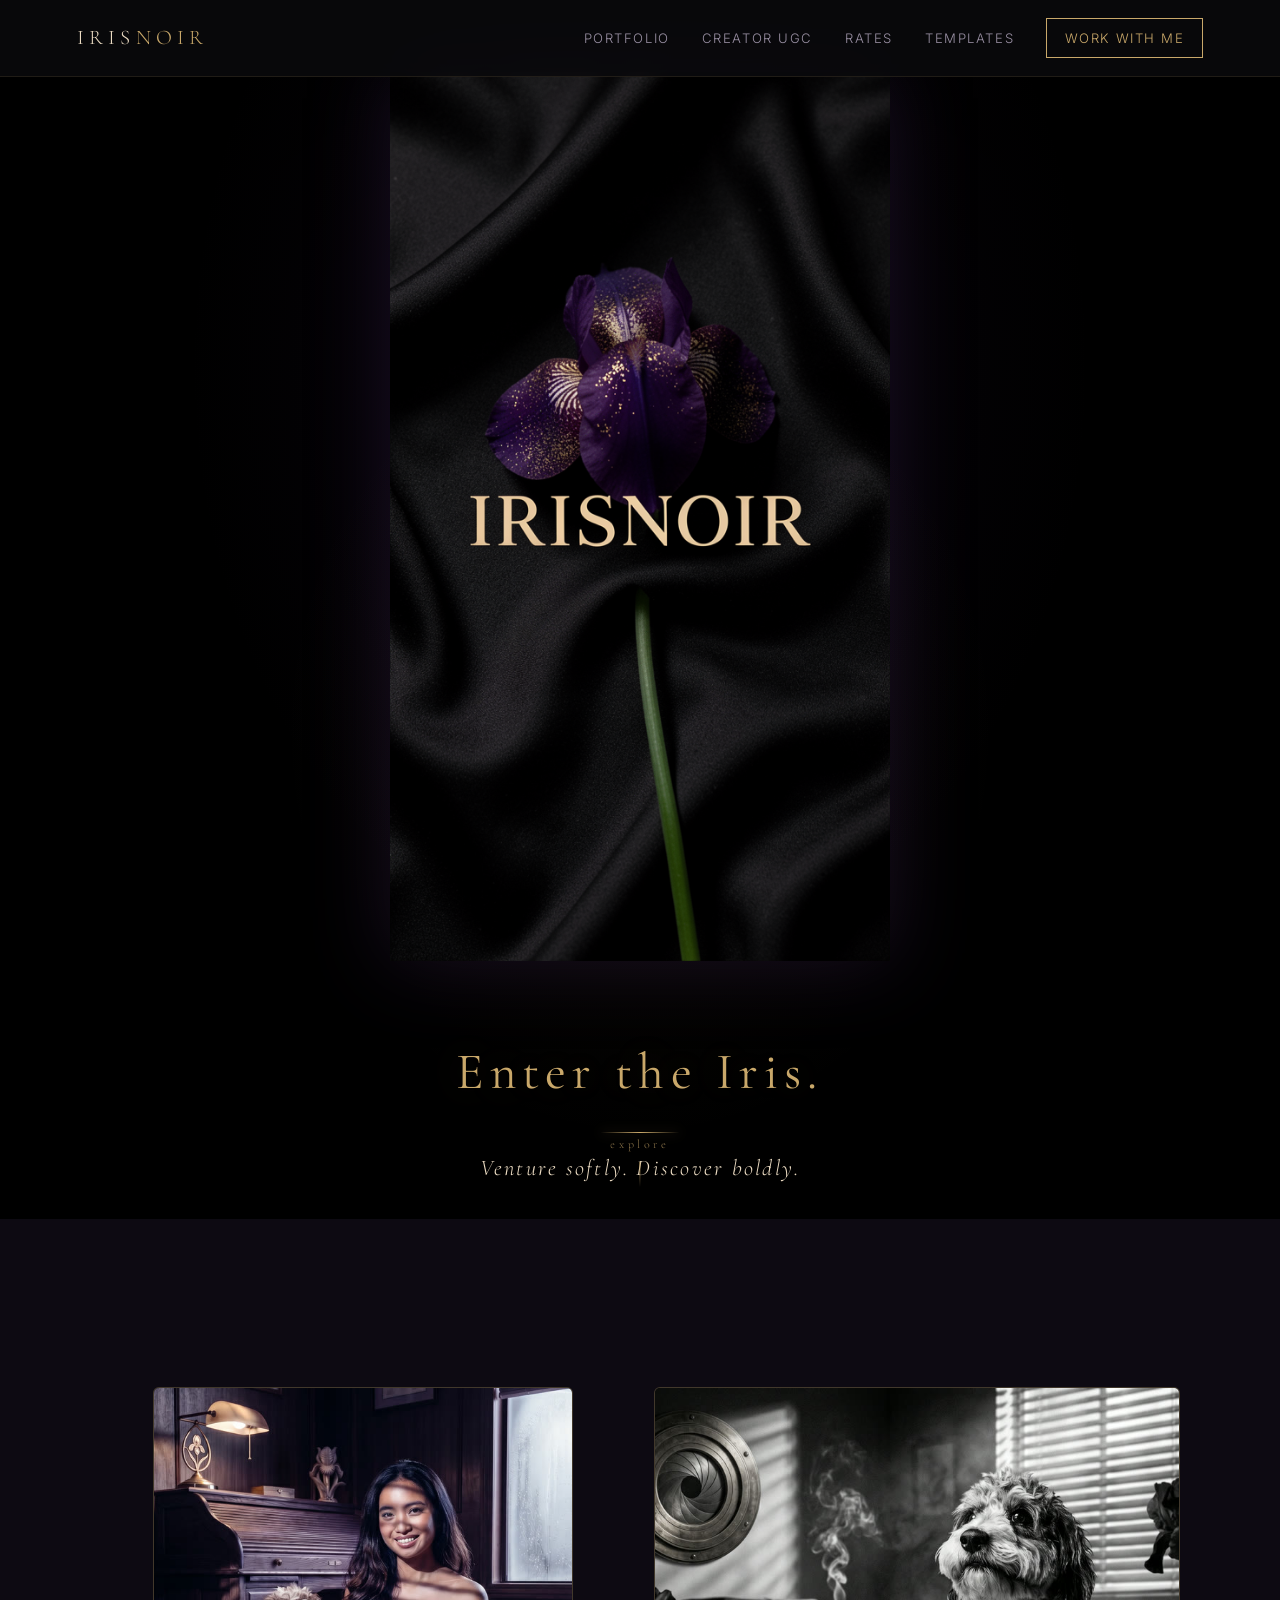
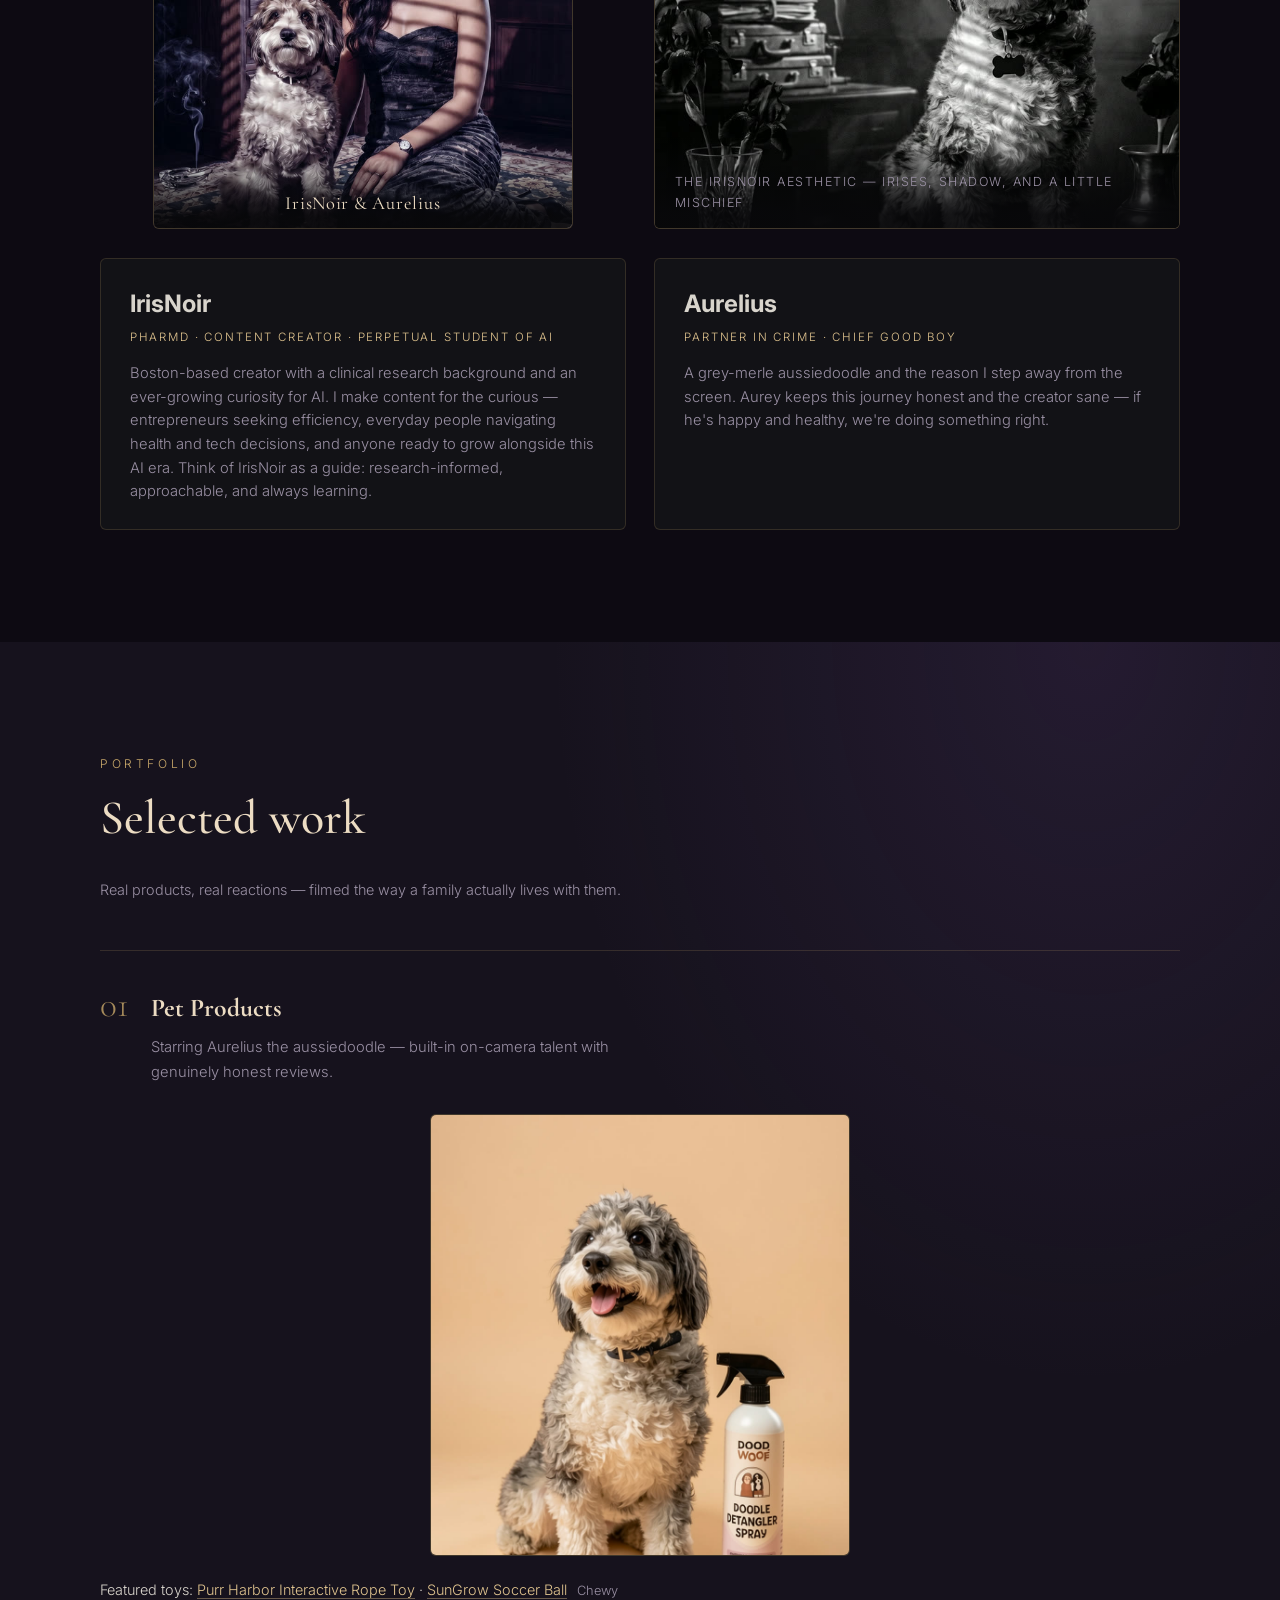
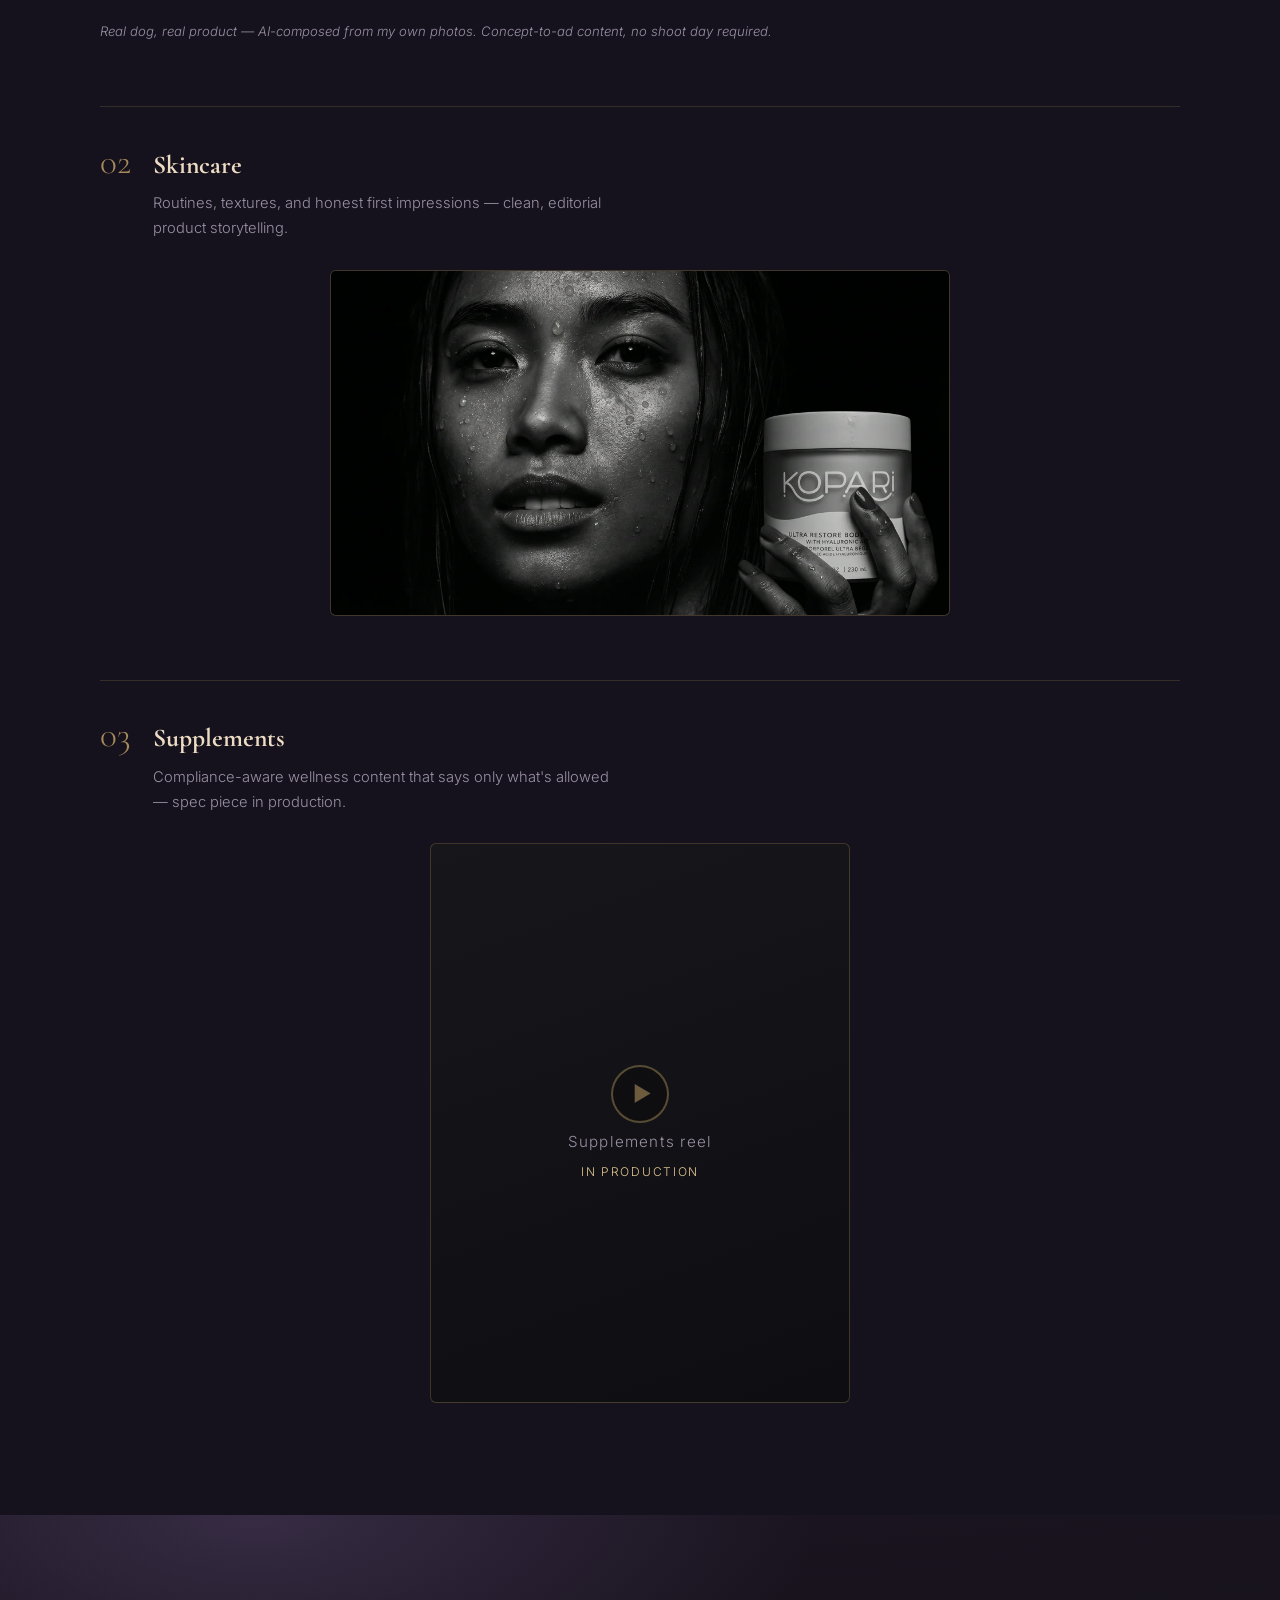
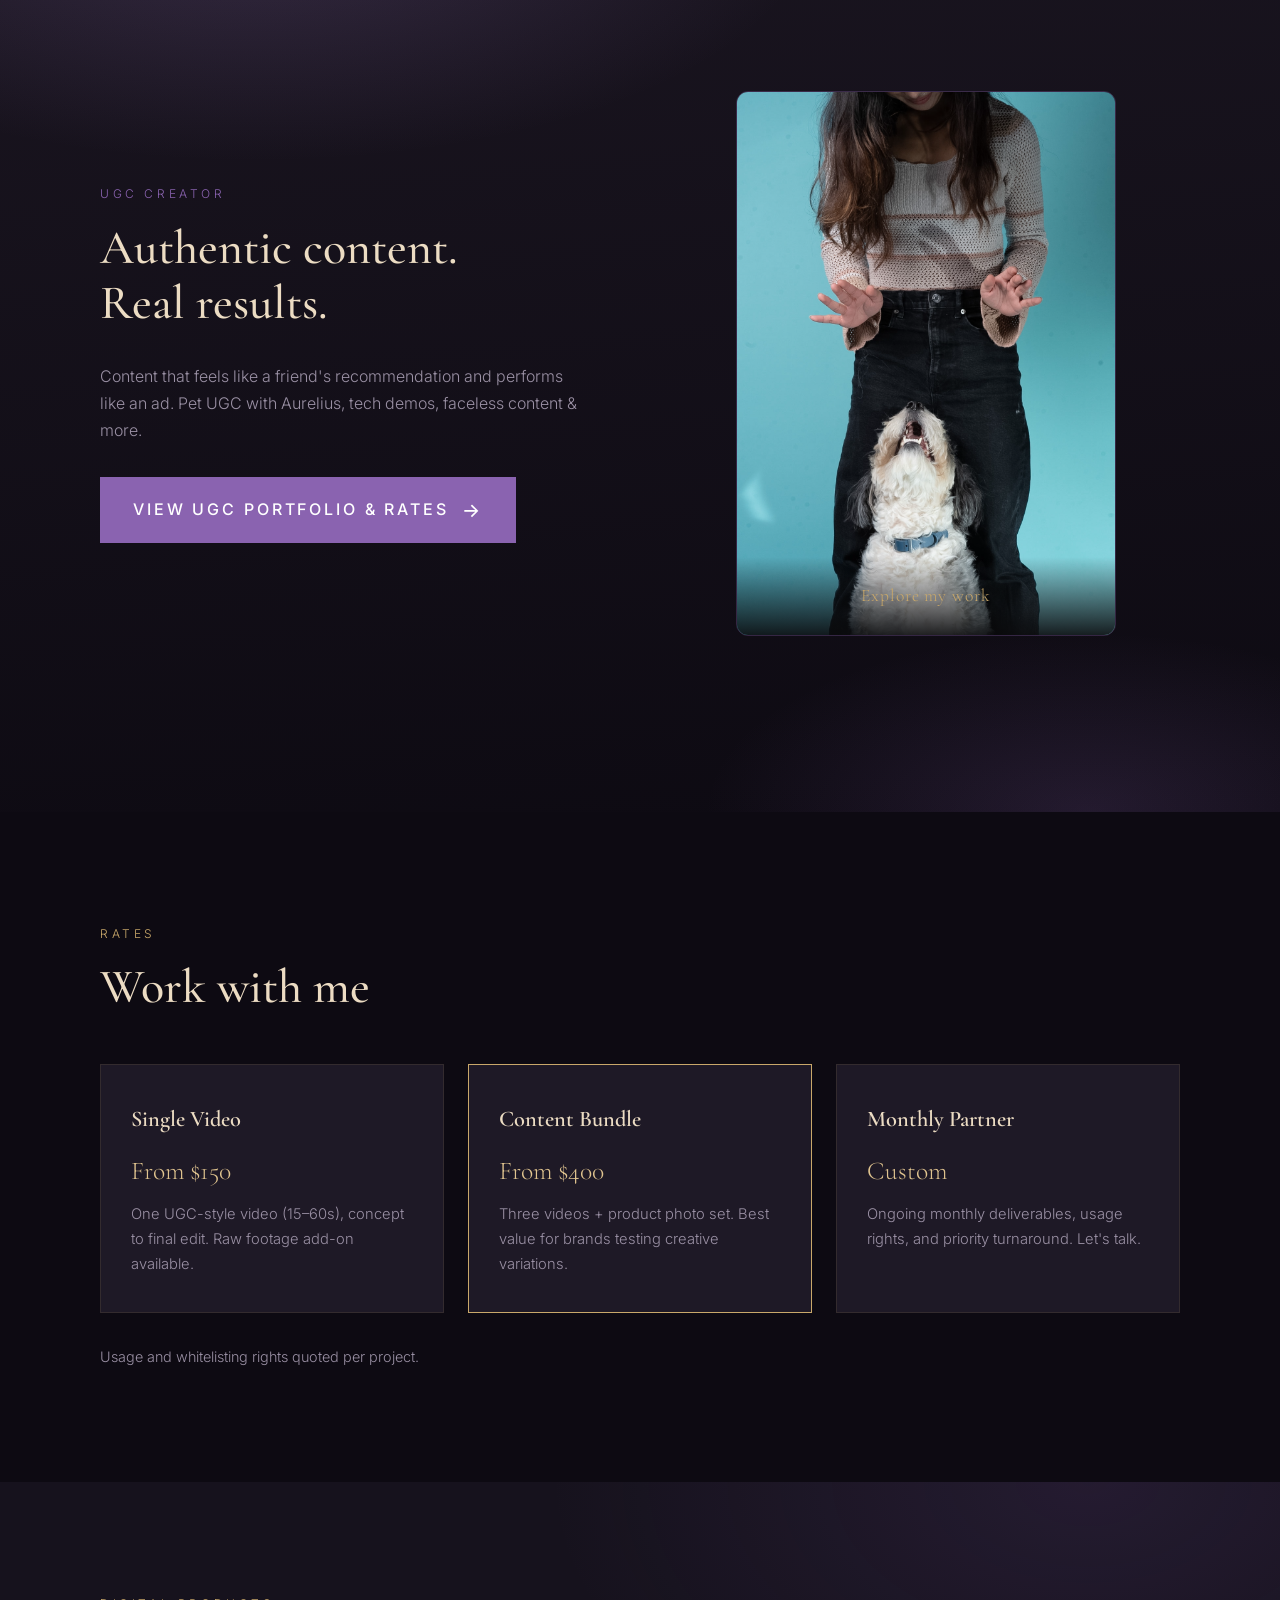
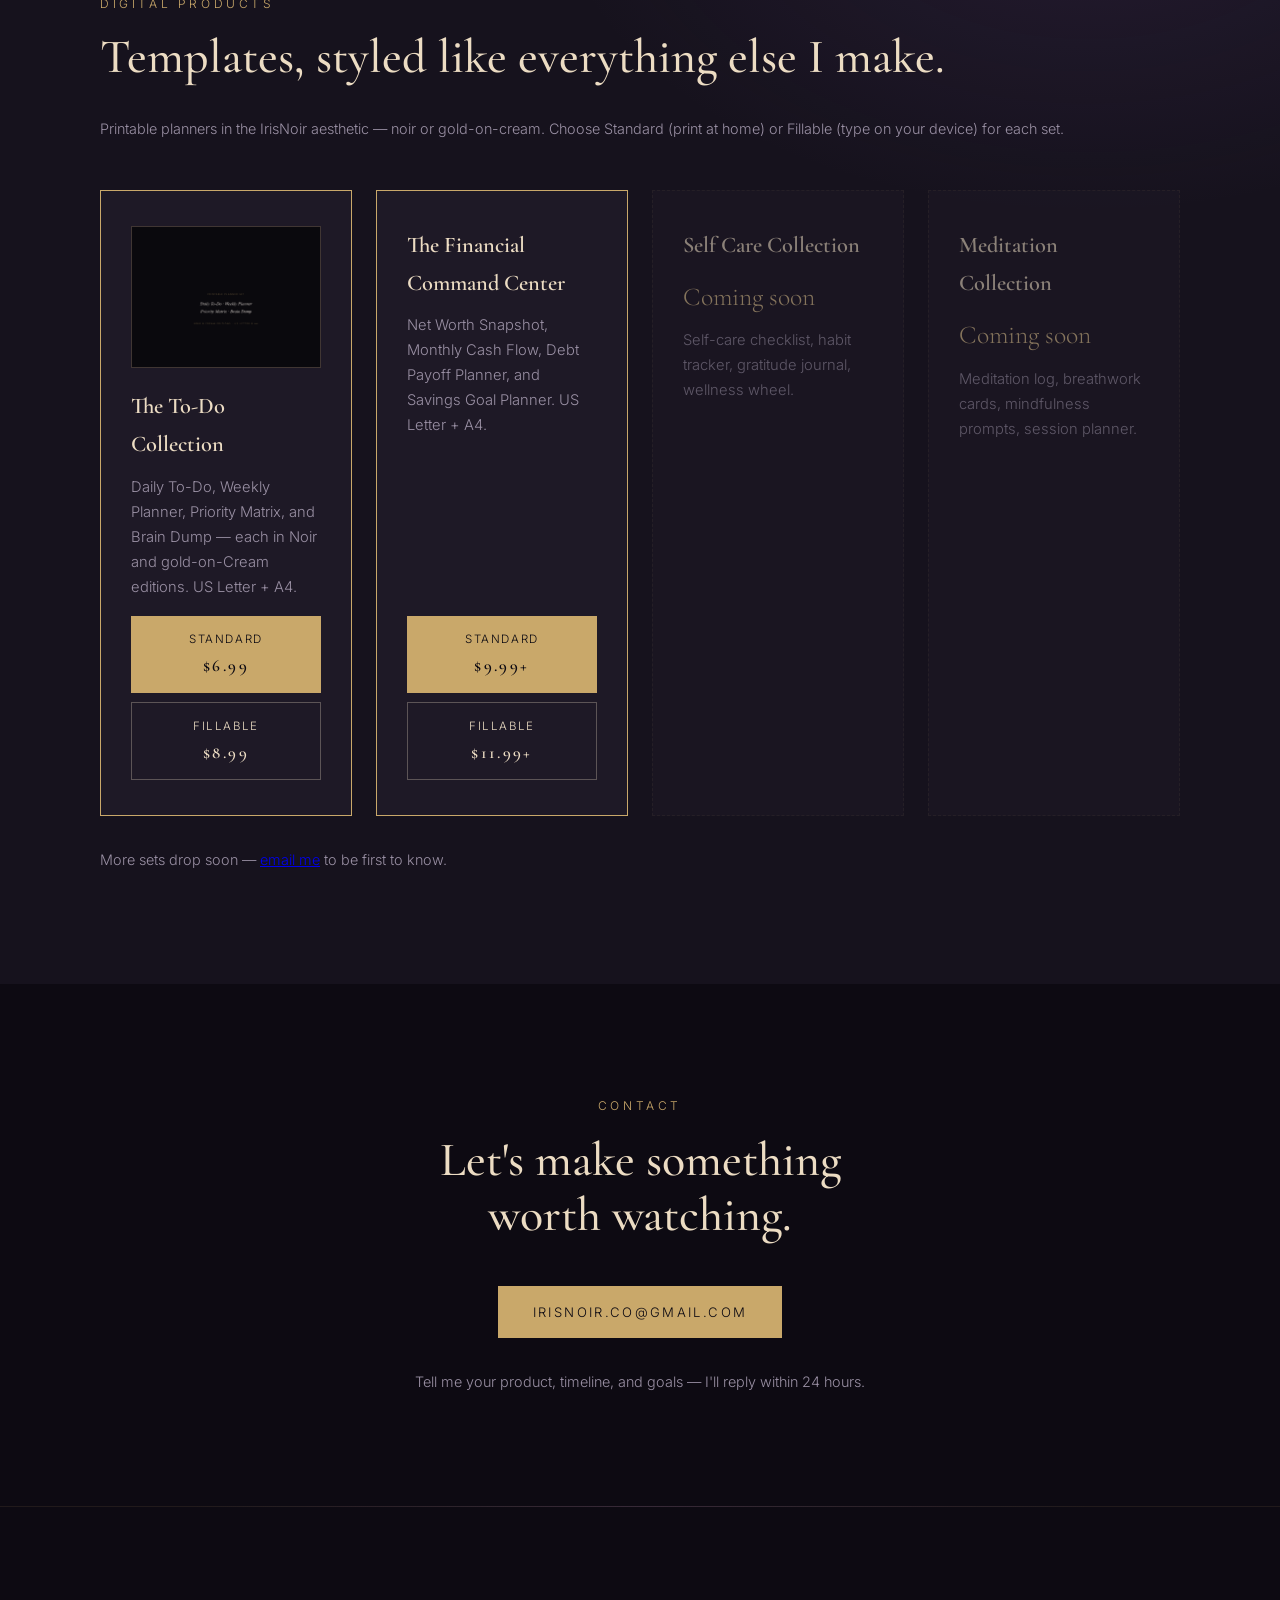
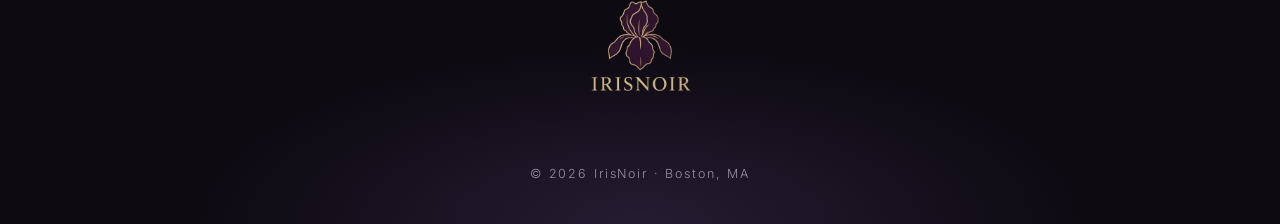
<file: index.html>
<!DOCTYPE html>
<html lang="en">
<head>
<meta charset="UTF-8">
<meta name="viewport" content="width=device-width, initial-scale=1.0">
<title>IrisNoir — Enter the Iris | AI-Assisted Wellness & Tech Content</title>
<meta name="description" content="IrisNoir — where research meets the everyday. AI-assisted content on wellness, emerging technology, and balanced living. Created by a PharmD with clinical research experience, for the curious. Boston-based.">
<link rel="preconnect" href="https://fonts.googleapis.com">
<link rel="preconnect" href="https://fonts.gstatic.com" crossorigin>
<link href="https://fonts.googleapis.com/css2?family=Cormorant+Garamond:wght@400;500;600&family=Inter:wght@300;400;500;600&display=swap" rel="stylesheet">
<link rel="stylesheet" href="style.css">
</head>
<body>

<nav class="nav">
  <a href="#top" class="nav-logo">IRIS<span>NOIR</span></a>
  <div class="nav-links">
    <a href="#portfolio">Portfolio</a>
    <a href="#ugc-creator">Creator UGC</a>
    <a href="#rates">Rates</a>
    <a href="#store">Templates</a>
    <a href="#contact" class="nav-cta">Work With Me</a>
  </div>
</nav>

<header class="hero-landing" id="top">
  <img 
    src="assets/irisnoir-brand-concept.png" 
    alt="IrisNoir — Purple iris with gold dust on black silk" 
    class="hero-brand"
  >
  <div class="hero-content">
    <h1 class="hero-title">Enter the Iris.</h1>
    <div class="hero-divider"></div>
    <p class="hero-subtitle">Venture softly. Discover boldly.</p>
  </div>
  <a href="#about" class="scroll-hint" aria-label="Scroll to explore">
    <span>explore</span>
    <div class="scroll-arrow"></div>
  </a>
</header>

<section class="section" id="about">
  <div class="container bio">
    <button type="button" class="bio-portrait gallery-hero" data-gallery="bio" aria-label="Play the IrisNoir & Aurelius moment">
      <img src="assets/about/irisnoir-aurey-noir.jpg" alt="IrisNoir and Aurelius in a noir-styled study with irises" loading="lazy">
      <span class="gallery-hero-overlay">
        <span class="gallery-hero-icon" aria-hidden="true">&#9654;</span>
        <span class="gallery-hero-label">Play the moment</span>
      </span>
      <figcaption>IrisNoir &amp; Aurelius</figcaption>
    </button>
    <figure class="bio-portrait bio-portrait-accent">
      <img src="assets/about/aurey-noir.jpg" alt="Aurelius posed in a noir detective study with irises and a camera-aperture emblem" loading="lazy">
      <figcaption>The IrisNoir aesthetic — irises, shadow, and a little mischief</figcaption>
    </figure>
    <div class="bio-card">
      <h3>IrisNoir</h3>
      <p class="bio-role">PharmD &middot; Content Creator &middot; Perpetual Student of AI</p>
      <p>Boston-based creator with a clinical research background and an ever-growing curiosity for AI. I make content for the curious — entrepreneurs seeking efficiency, everyday people navigating health and tech decisions, and anyone ready to grow alongside this AI era. Think of IrisNoir as a guide: research-informed, approachable, and always learning.</p>
    </div>
    <div class="bio-card">
      <h3>Aurelius</h3>
      <p class="bio-role">Partner in Crime &middot; Chief Good Boy</p>
      <p>A grey-merle aussiedoodle and the reason I step away from the screen. Aurey keeps this journey honest and the creator sane — if he's happy and healthy, we're doing something right.</p>
    </div>
  </div>
</section>

<section class="section section-dark" id="portfolio">
  <div class="container">
    <p class="eyebrow">Portfolio</p>
    <h2>Selected work</h2>
    <p class="section-note">Real products, real reactions — filmed the way a family actually lives with them.</p>

    <div class="showcase">

      <div class="showcase-row">
        <div class="showcase-head">
          <span class="showcase-num">01</span>
          <div>
            <h3>Pet Products</h3>
            <p>Starring Aurelius the aussiedoodle — built-in on-camera talent with genuinely honest reviews.</p>
          </div>
        </div>
        <div class="showcase-media">
          <button type="button" class="gallery-hero" data-gallery="aurey" aria-label="Open Aurelius gallery — video and photo">
            <img src="assets/portfolio/aurey-doodwoof-ai.jpg" alt="Aurelius posed beside the Doodle Detangler Spray bottle by Dood Woof" loading="lazy">
            <span class="gallery-hero-overlay">
              <span class="gallery-hero-icon" aria-hidden="true">&#9654;</span>
              <span class="gallery-hero-label">View Aurey's reel</span>
              <span class="gallery-hero-count">Videos &amp; photos</span>
            </span>
          </button>
        </div>
        <p class="showcase-shop">Featured toys: <a href="https://www.chewy.com/purr-harbor-smart-interactive-rope/dp/4469534" target="_blank" rel="noopener">Purr Harbor Interactive Rope Toy</a> &middot; <a href="https://www.chewy.com/sungrow-soccer-ball-dog-cat-toy/dp/753862" target="_blank" rel="noopener">SunGrow Soccer Ball</a> <span class="shop-price">Chewy</span></p>
        <p class="showcase-note">Real dog, real product — AI-composed from my own photos. Concept-to-ad content, no shoot day required.</p>
      </div>

      <div class="showcase-row">
        <div class="showcase-head">
          <span class="showcase-num">02</span>
          <div>
            <h3>Skincare</h3>
            <p>Routines, textures, and honest first impressions — clean, editorial product storytelling.</p>
          </div>
        </div>
        <div class="showcase-media">
          <button type="button" class="gallery-hero gallery-hero-wide" data-gallery="skincare" aria-label="Open skincare gallery">
            <img src="assets/portfolio/skincare-kopari-ai.jpg" alt="Kopari Ultra Restore body cream in a noir editorial still" loading="lazy">
            <span class="gallery-hero-overlay">
              <span class="gallery-hero-icon" aria-hidden="true">&#9654;</span>
              <span class="gallery-hero-label">View skincare still</span>
              <span class="gallery-hero-count">AI-generated</span>
            </span>
          </button>
        </div>
      </div>

      <div class="showcase-row">
        <div class="showcase-head">
          <span class="showcase-num">03</span>
          <div>
            <h3>Supplements</h3>
            <p>Compliance-aware wellness content that says only what's allowed — spec piece in production.</p>
          </div>
        </div>
        <div class="showcase-media">
          <div class="gallery-hero gallery-hero-soon" aria-label="Supplements gallery — in production">
            <span class="gallery-hero-overlay">
              <span class="gallery-hero-icon" aria-hidden="true">&#9654;</span>
              <span class="gallery-hero-label">Supplements reel</span>
              <span class="gallery-hero-count">In production</span>
            </span>
          </div>
        </div>
      </div>

    </div>
  </div>
</section>

<section class="section section-ugc" id="ugc-creator">
  <div class="container ugc-link-section">
    <div class="ugc-link-content">
      <p class="eyebrow">UGC Creator</p>
      <h2>Authentic content.<br>Real results.</h2>
      <p class="section-note">Content that feels like a friend's recommendation and performs like an ad. Pet UGC with Aurelius, tech demos, faceless content & more.</p>
      <a href="ugc-portfolio.html" class="btn btn-iris ugc-link-btn">
        <span>View UGC Portfolio & Rates</span>
        <span class="ugc-link-arrow">→</span>
      </a>
    </div>
    <div class="ugc-link-preview">
      <a href="ugc-portfolio.html" class="ugc-preview-card">
        <img src="assets/ugc/pet-ugc-hero.png" alt="Pet UGC with Aurelius the aussiedoodle" loading="lazy">
        <div class="ugc-preview-overlay">
          <span class="ugc-preview-label">Explore my work</span>
        </div>
      </a>
    </div>
  </div>
</section>

<section class="section" id="rates">
  <div class="container">
    <p class="eyebrow">Rates</p>
    <h2>Work with me</h2>
    <div class="cards">
      <div class="card">
        <h3>Single Video</h3>
        <p class="price">From $150</p>
        <p>One UGC-style video (15–60s), concept to final edit. Raw footage add-on available.</p>
      </div>
      <div class="card card-featured">
        <h3>Content Bundle</h3>
        <p class="price">From $400</p>
        <p>Three videos + product photo set. Best value for brands testing creative variations.</p>
      </div>
      <div class="card">
        <h3>Monthly Partner</h3>
        <p class="price">Custom</p>
        <p>Ongoing monthly deliverables, usage rights, and priority turnaround. Let's talk.</p>
      </div>
    </div>
    <p class="section-note">Usage and whitelisting rights quoted per project.</p>
  </div>
</section>

<section class="section section-dark" id="store">
  <div class="container">
    <p class="eyebrow">Digital Products</p>
    <h2>Templates, styled like everything else I make.</h2>
    <p class="section-note">Printable planners in the IrisNoir aesthetic — noir or gold-on-cream. Choose Standard (print at home) or Fillable (type on your device) for each set.</p>
    <div class="cards products-grid">
      <div class="card card-featured product-card">
        <img class="product-thumb" src="assets/products/todo-collection-cover.png" alt="The To-Do Collection — noir and cream planner sheets" loading="lazy">
        <h3>The To-Do Collection</h3>
        <p>Daily To-Do, Weekly Planner, Priority Matrix, and Brain Dump — each in Noir and gold-on-Cream editions. US Letter + A4.</p>
        <div class="format-picker">
          <a href="https://irisnoir1.gumroad.com/l/todo-collection" class="btn btn-gold format-btn" target="_blank" rel="noopener">
            <span class="format-label">Standard</span><span class="format-price">$6.99</span>
          </a>
          <a href="https://irisnoir1.gumroad.com/l/to-do-collection-fillable" class="btn btn-ghost format-btn" target="_blank" rel="noopener">
            <span class="format-label">Fillable</span><span class="format-price">$8.99</span>
          </a>
        </div>
      </div>
      <div class="card card-featured product-card">
        <h3>The Financial Command Center</h3>
        <p>Net Worth Snapshot, Monthly Cash Flow, Debt Payoff Planner, and Savings Goal Planner. US Letter + A4.</p>
        <div class="format-picker">
          <a href="https://irisnoir1.gumroad.com/l/finance-command-center" class="btn btn-gold format-btn" target="_blank" rel="noopener">
            <span class="format-label">Standard</span><span class="format-price">$9.99+</span>
          </a>
          <a href="https://irisnoir1.gumroad.com/l/finance-command-center-fillable" class="btn btn-ghost format-btn" target="_blank" rel="noopener">
            <span class="format-label">Fillable</span><span class="format-price">$11.99+</span>
          </a>
        </div>
      </div>
      <div class="card product-card product-card-soon">
        <h3>Self Care Collection</h3>
        <p class="price">Coming soon</p>
        <p>Self-care checklist, habit tracker, gratitude journal, wellness wheel.</p>
      </div>
      <div class="card product-card product-card-soon">
        <h3>Meditation Collection</h3>
        <p class="price">Coming soon</p>
        <p>Meditation log, breathwork cards, mindfulness prompts, session planner.</p>
      </div>
    </div>
    <p class="section-note">More sets drop soon — <a href="mailto:irisnoir.co@gmail.com?subject=Notify%20me%20—%20new%20templates">email me</a> to be first to know.</p>
  </div>
</section>

<section class="section" id="contact">
  <div class="container contact">
    <p class="eyebrow">Contact</p>
    <h2>Let's make something<br>worth watching.</h2>
    <a class="contact-email btn btn-gold" href="mailto:irisnoir.co@gmail.com?subject=AI%20Content%20Inquiry%20%E2%80%94%20%5BYour%20Brand%20Name%5D&body=Hi!%0A%0AI%E2%80%99m%20interested%20in%20working%20with%20IrisNoir%20for%20AI-generated%20content.%0A%0A%E2%80%94%E2%80%94%E2%80%94%E2%80%94%E2%80%94%E2%80%94%E2%80%94%E2%80%94%E2%80%94%E2%80%94%E2%80%94%E2%80%94%E2%80%94%E2%80%94%E2%80%94%0APLEASE%20FILL%20OUT%3A%0A%0ABrand%20Name%3A%20%0AProject%20Type%3A%20%5BProduct%20Visuals%20%2F%20Video%20Content%20%2F%20Social%20Media%20%2F%20Other%5D%0AProduct(s)%3A%20%0AProduct%20Link%3A%20%0AStyle%20References%20(if%20any)%3A%20%0ADeadline%3A%20%0ABudget%20Range%3A%20%0A%0AAdditional%20Notes%3A%0A%0A%E2%80%94%E2%80%94%E2%80%94%E2%80%94%E2%80%94%E2%80%94%E2%80%94%E2%80%94%E2%80%94%E2%80%94%E2%80%94%E2%80%94%E2%80%94%E2%80%94%E2%80%94%0A%0ALooking%20forward%20to%20working%20together!">irisnoir.co@gmail.com</a>
    <p class="section-note">Tell me your product, timeline, and goals — I'll reply within 24 hours.</p>
  </div>
</section>

<footer class="footer">
  <img class="footer-logo" src="assets/irisnoir-logo-transparent.png" alt="IrisNoir — iris flower logo" width="1024" height="1024" loading="lazy">
  <p>© 2026 IrisNoir · Boston, MA</p>
</footer>

<div class="lightbox" id="lightbox" role="dialog" aria-modal="true" aria-label="Aurelius gallery" hidden>
  <button type="button" class="lightbox-close" aria-label="Close gallery">&times;</button>
  <div class="lightbox-stage" id="lightbox-stage"></div>
  <p class="lightbox-caption" id="lightbox-caption"></p>
  <div class="lightbox-thumbs" id="lightbox-thumbs"></div>
</div>

<script id="gallery-bio" type="application/json">
[
  {"type":"video","src":"assets/about/irisnoir-aurey-bio.mp4","poster":"assets/about/irisnoir-aurey-noir.jpg","caption":"IrisNoir &amp; Aurelius — a quiet moment","tag":"AI-generated"}
]
</script>

<script id="gallery-aurey" type="application/json">
[
  {"type":"image","src":"assets/portfolio/aurey-doodwoof-ai.jpg","caption":"Beside the Doodle Detangler Spray by Dood Woof","tag":"AI-generated"},
  {"type":"video","src":"assets/portfolio/aurey-ropetoy-play.mp4","poster":"assets/portfolio/aurey-ropetoy-poster.jpg","caption":"Aurey with the Purr Harbor interactive rope toy","tag":"AI-generated"},
  {"type":"image","src":"assets/portfolio/aurey-ropetoy-poster.jpg","caption":"With the Purr Harbor interactive rope toy","tag":"AI-generated"},
  {"type":"image","src":"assets/portfolio/aurey-soccerball.jpg","caption":"With the SunGrow soccer ball toy","tag":"AI-generated"},
  {"type":"video","src":"assets/portfolio/aurey-soccerball-play.mp4","poster":"assets/portfolio/aurey-soccerball-play-poster.jpg","caption":"Aurey playing with the SunGrow soccer ball","tag":"AI-generated"}
]
</script>

<script id="gallery-skincare" type="application/json">
[
  {"type":"image","src":"assets/portfolio/skincare-kopari-ai.jpg","caption":"Kopari Ultra Restore body cream — noir editorial still","tag":"AI-generated"}
]
</script>

<script>
(function () {
  var lb = document.getElementById("lightbox");
  var stage = document.getElementById("lightbox-stage");
  var caption = document.getElementById("lightbox-caption");
  var thumbs = document.getElementById("lightbox-thumbs");
  var lastFocus = null;

  function itemsFor(name) {
    var el = document.getElementById("gallery-" + name);
    return el ? JSON.parse(el.textContent) : [];
  }

  function render(items, i) {
    var it = items[i];
    stage.innerHTML = it.type === "video"
      ? '<video controls autoplay playsinline poster="' + it.poster + '"><source src="' + it.src + '" type="video/mp4"></video>'
      : '<img src="' + it.src + '" alt="' + it.caption + '">';
    caption.innerHTML = it.caption + ' <span class="ai-tag">' + it.tag + '</span>';
    Array.prototype.forEach.call(thumbs.children, function (t, n) {
      t.classList.toggle("is-active", n === i);
    });
  }

  function open(name) {
    var items = itemsFor(name);
    if (!items.length) return;
    thumbs.innerHTML = "";
    items.forEach(function (it, n) {
      var b = document.createElement("button");
      b.type = "button";
      b.className = "lightbox-thumb";
      b.innerHTML = '<img src="' + (it.poster || it.src) + '" alt="' + it.caption + '">'
                  + (it.type === "video" ? '<span class="lightbox-thumb-play" aria-hidden="true">&#9654;</span>' : '');
      b.addEventListener("click", function () { render(items, n); });
      thumbs.appendChild(b);
    });
    render(items, 0);
    lastFocus = document.activeElement;
    lb.hidden = false;
    document.body.style.overflow = "hidden";
  }

  function close() {
    lb.hidden = true;
    stage.innerHTML = "";
    document.body.style.overflow = "";
    if (lastFocus) lastFocus.focus();
  }

  document.querySelectorAll(".gallery-hero").forEach(function (h) {
    h.addEventListener("click", function () { open(h.getAttribute("data-gallery")); });
  });
  lb.querySelector(".lightbox-close").addEventListener("click", close);
  lb.addEventListener("click", function (e) { if (e.target === lb) close(); });
  document.addEventListener("keydown", function (e) { if (e.key === "Escape" && !lb.hidden) close(); });
})();
</script>

</body>
</html>
</file>
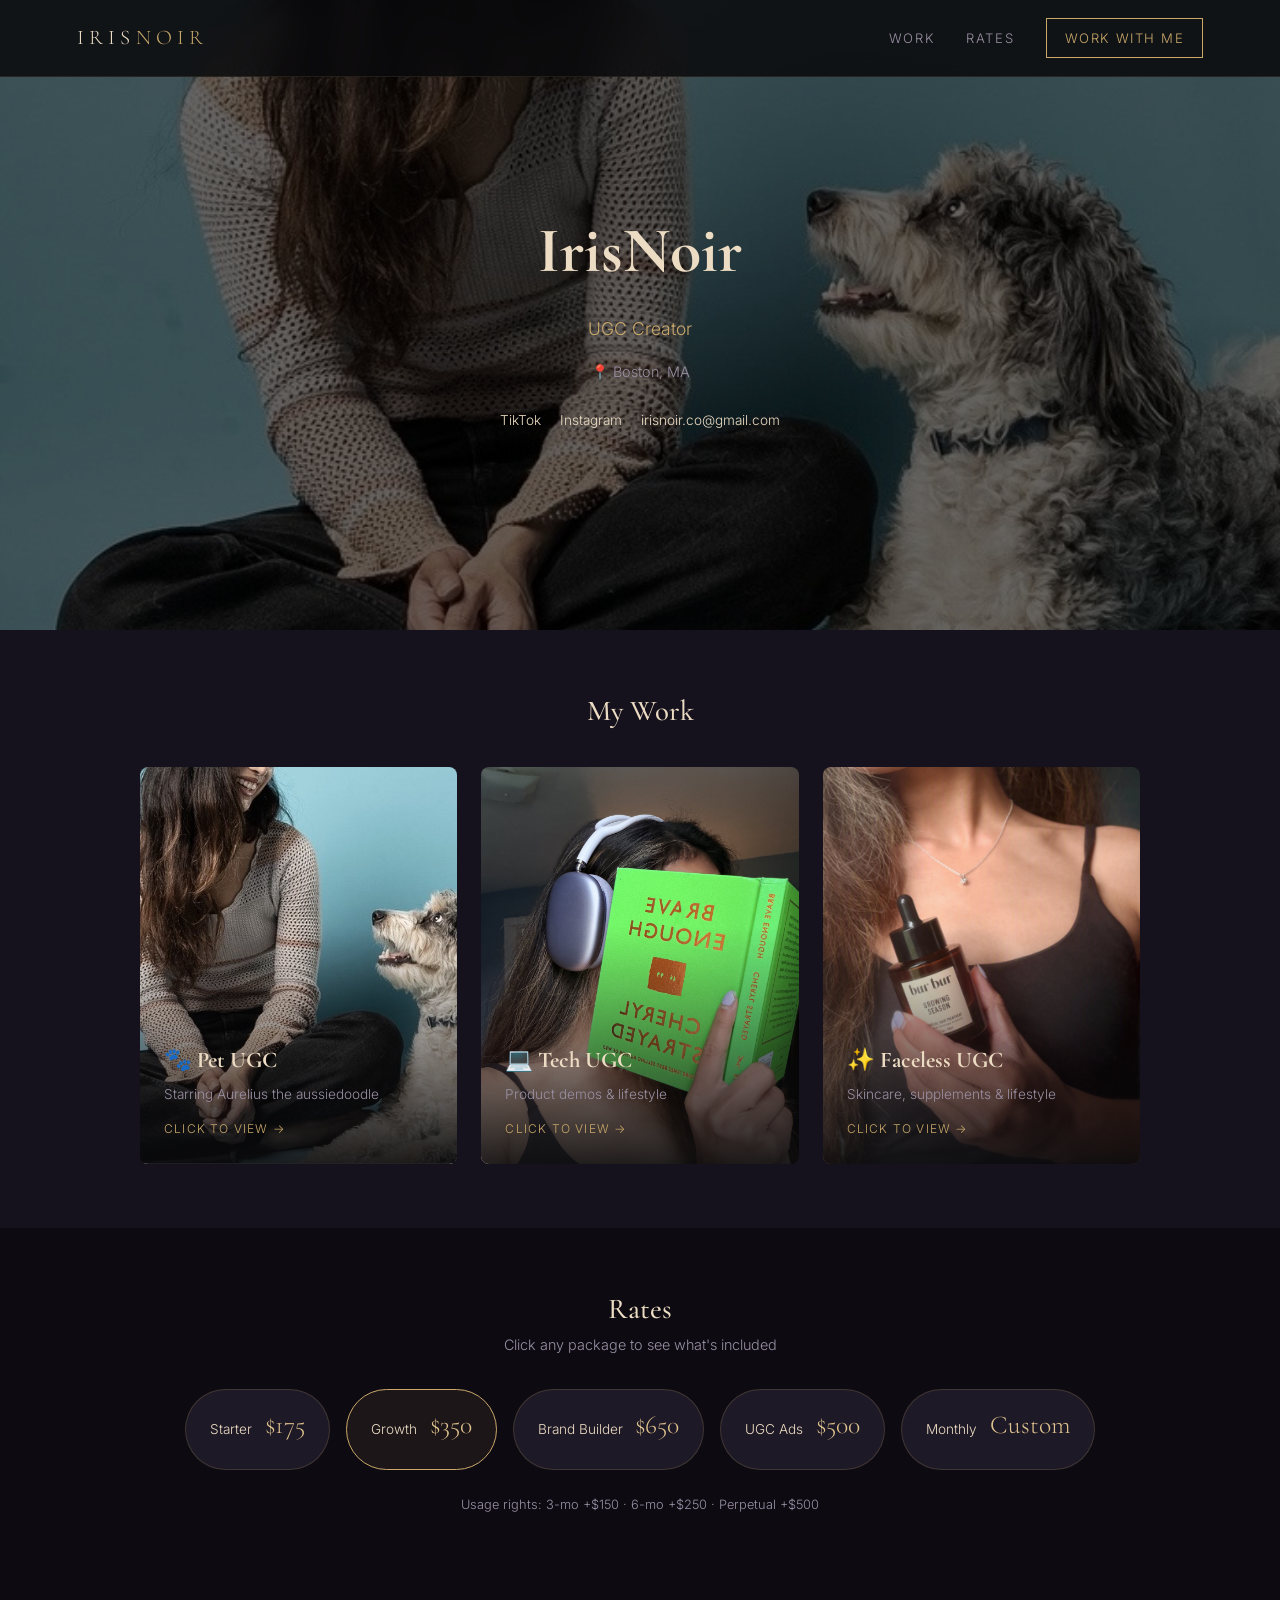
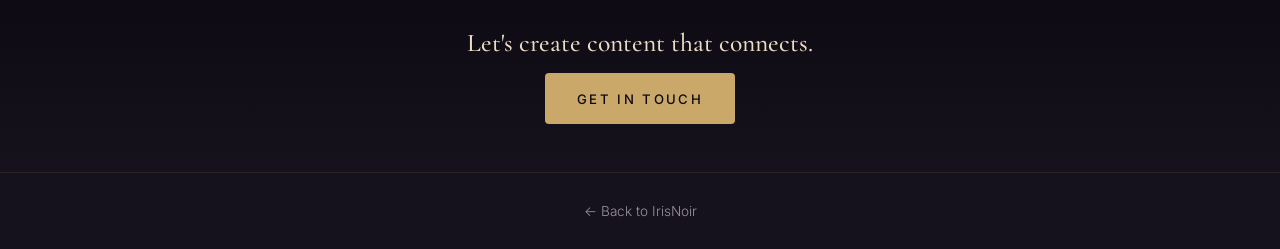
<file: ugc-portfolio.html>
<!DOCTYPE html>
<html lang="en">
<head>
<meta charset="UTF-8">
<meta name="viewport" content="width=device-width, initial-scale=1.0">
<title>UGC Creator Portfolio — IrisNoir | Pet · Tech · Skincare</title>
<meta name="description" content="UGC creator portfolio — Pet UGC with Aurelius, Tech demos, and Skincare content. Real content, real results. Based in Boston.">
<link rel="preconnect" href="https://fonts.googleapis.com">
<link rel="preconnect" href="https://fonts.gstatic.com" crossorigin>
<link href="https://fonts.googleapis.com/css2?family=Cormorant+Garamond:wght@400;500;600&family=Inter:wght@300;400;500;600&display=swap" rel="stylesheet">
<link rel="stylesheet" href="style.css">
<style>
/* UGC Portfolio - Compact Interactive */
.ugc-hero {
  min-height: 70vh;
  display: flex;
  align-items: center;
  justify-content: center;
  position: relative;
  overflow: hidden;
}
.ugc-hero-bg {
  position: absolute;
  inset: 0;
  z-index: 0;
}
.ugc-hero-bg img {
  width: 100%;
  height: 100%;
  object-fit: cover;
  filter: brightness(0.4);
}
.ugc-hero-content {
  position: relative;
  z-index: 1;
  text-align: center;
  padding: 2rem;
  max-width: 600px;
}
.ugc-hero h1 {
  font-family: var(--serif);
  font-size: clamp(2.5rem, 6vw, 4rem);
  color: var(--cream);
  margin-bottom: 0.5rem;
}
.ugc-hero .tagline {
  font-size: 1.1rem;
  color: var(--gold);
  margin-bottom: 1rem;
}
.ugc-hero .location {
  font-size: 0.9rem;
  color: var(--text-dim);
  margin-bottom: 1.5rem;
}
.ugc-hero .socials {
  display: flex;
  gap: 1.2rem;
  justify-content: center;
  flex-wrap: wrap;
}
.ugc-hero .socials a {
  color: var(--cream);
  font-size: 0.85rem;
  text-decoration: none;
  border-bottom: 1px solid transparent;
  transition: border-color 0.3s;
}
.ugc-hero .socials a:hover {
  border-color: var(--gold);
}

/* Niches Grid */
.niches-section {
  padding: 4rem 2rem;
  background: var(--noir-2);
}
.niches-section h2 {
  font-family: var(--serif);
  text-align: center;
  font-size: 1.8rem;
  color: var(--cream);
  margin-bottom: 2.5rem;
}
.niches-grid {
  display: grid;
  grid-template-columns: repeat(3, 1fr);
  gap: 1.5rem;
  max-width: 1000px;
  margin: 0 auto;
}
@media (max-width: 768px) {
  .niches-grid { grid-template-columns: 1fr; gap: 1rem; }
}

/* Expandable Niche Card */
.niche-card {
  position: relative;
  border-radius: 8px;
  overflow: hidden;
  cursor: pointer;
  aspect-ratio: 4/5;
  transition: transform 0.3s;
}
.niche-card:hover {
  transform: scale(1.02);
}
.niche-card img {
  width: 100%;
  height: 100%;
  object-fit: cover;
  transition: filter 0.3s;
}
.niche-card:hover img {
  filter: brightness(0.7);
}
.niche-card-overlay {
  position: absolute;
  inset: 0;
  background: linear-gradient(to top, rgba(10,10,12,0.9) 0%, transparent 60%);
  display: flex;
  flex-direction: column;
  justify-content: flex-end;
  padding: 1.5rem;
}
.niche-card h3 {
  font-family: var(--serif);
  font-size: 1.4rem;
  color: var(--cream);
  margin-bottom: 0.3rem;
}
.niche-card p {
  font-size: 0.85rem;
  color: var(--text-dim);
  margin-bottom: 0.8rem;
}
.niche-card .expand-hint {
  font-size: 0.75rem;
  color: var(--gold);
  text-transform: uppercase;
  letter-spacing: 0.1em;
}

/* Expanded Modal */
.modal-overlay {
  position: fixed;
  inset: 0;
  background: rgba(10,10,12,0.95);
  z-index: 1000;
  display: none;
  align-items: center;
  justify-content: center;
  padding: 2rem;
  overflow-y: auto;
}
.modal-overlay.active {
  display: flex;
}
.modal-content {
  background: var(--noir-3);
  border: 1px solid rgba(201,168,106,0.2);
  border-radius: 12px;
  max-width: 900px;
  width: 100%;
  max-height: 90vh;
  overflow-y: auto;
  position: relative;
}
.modal-close {
  position: absolute;
  top: 1rem;
  right: 1rem;
  background: none;
  border: none;
  color: var(--cream);
  font-size: 1.8rem;
  cursor: pointer;
  z-index: 10;
  width: 40px;
  height: 40px;
  display: flex;
  align-items: center;
  justify-content: center;
}
.modal-close:hover {
  color: var(--gold);
}
.modal-header {
  padding: 2rem 2rem 1rem;
  border-bottom: 1px solid rgba(201,168,106,0.1);
}
.modal-header h2 {
  font-family: var(--serif);
  font-size: 1.8rem;
  color: var(--cream);
  margin-bottom: 0.5rem;
}
.modal-header p {
  color: var(--text-dim);
  font-size: 0.9rem;
}
.modal-gallery {
  display: grid;
  grid-template-columns: repeat(auto-fill, minmax(200px, 1fr));
  gap: 1rem;
  padding: 1.5rem 2rem 2rem;
}
.modal-gallery img {
  width: 100%;
  border-radius: 6px;
  cursor: pointer;
  transition: transform 0.2s;
}
.modal-gallery img:hover {
  transform: scale(1.03);
}

/* Rates Section - Interactive */
.rates-section {
  padding: 4rem 2rem;
  background: var(--noir);
}
.rates-section h2 {
  font-family: var(--serif);
  text-align: center;
  font-size: 1.8rem;
  color: var(--cream);
  margin-bottom: 0.5rem;
}
.rates-section .subtitle {
  text-align: center;
  color: var(--text-dim);
  font-size: 0.9rem;
  margin-bottom: 2rem;
}
.rates-row {
  display: flex;
  justify-content: center;
  gap: 1rem;
  flex-wrap: wrap;
  max-width: 1000px;
  margin: 0 auto;
}
.rate-pill {
  background: var(--noir-3);
  border: 1px solid rgba(201,168,106,0.2);
  border-radius: 50px;
  padding: 0.8rem 1.5rem;
  display: flex;
  align-items: center;
  gap: 0.8rem;
  cursor: pointer;
  transition: border-color 0.3s, transform 0.3s, background 0.3s;
}
.rate-pill:hover {
  border-color: var(--gold);
  transform: translateY(-2px);
}
.rate-pill.featured {
  border-color: var(--gold);
  background: rgba(201,168,106,0.08);
}
.rate-pill .name {
  font-size: 0.85rem;
  color: var(--cream);
}
.rate-pill .price {
  font-family: var(--serif);
  font-size: 1.1rem;
  color: var(--gold-bright);
}
.rates-note {
  text-align: center;
  margin-top: 1.5rem;
  font-size: 0.8rem;
  color: var(--text-dim);
}

/* Rate Detail Modal */
.rate-modal {
  max-width: 500px;
}
.rate-modal .modal-header {
  text-align: center;
}
.rate-modal .modal-header .price-big {
  font-family: var(--serif);
  font-size: 2.5rem;
  color: var(--gold-bright);
  margin: 0.5rem 0;
}
.rate-modal .modal-header .best-for {
  font-size: 0.85rem;
  color: var(--gold);
  font-style: italic;
}
.rate-modal .rate-details {
  padding: 1.5rem 2rem 2rem;
}
.rate-modal .rate-details h4 {
  font-family: var(--serif);
  font-size: 1rem;
  color: var(--cream);
  margin-bottom: 0.8rem;
}
.rate-modal .rate-details ul {
  list-style: none;
  padding: 0;
  margin: 0;
}
.rate-modal .rate-details li {
  position: relative;
  padding-left: 1.2rem;
  margin-bottom: 0.6rem;
  color: var(--text);
  font-size: 0.9rem;
  line-height: 1.5;
}
.rate-modal .rate-details li::before {
  content: "•";
  position: absolute;
  left: 0;
  color: var(--gold);
}
.rate-modal .cta-btn {
  display: block;
  width: 100%;
  margin-top: 1.5rem;
  padding: 0.9rem;
  background: var(--gold);
  color: var(--noir);
  border: none;
  border-radius: 6px;
  font-size: 0.9rem;
  font-weight: 500;
  cursor: pointer;
  text-align: center;
  text-decoration: none;
  transition: background 0.3s;
}
.rate-modal .cta-btn:hover {
  background: var(--gold-bright);
}

/* CTA */
.cta-section {
  padding: 3rem 2rem;
  text-align: center;
  background: linear-gradient(to bottom, var(--noir), var(--noir-2));
}
.cta-section h2 {
  font-family: var(--serif);
  font-size: 1.6rem;
  color: var(--cream);
  margin-bottom: 1rem;
}
.cta-section .btn {
  display: inline-block;
  background: var(--gold);
  color: var(--noir);
  padding: 0.9rem 2rem;
  border-radius: 4px;
  text-decoration: none;
  font-weight: 500;
  transition: background 0.3s;
}
.cta-section .btn:hover {
  background: var(--gold-bright);
}

/* Footer mini */
.ugc-footer {
  padding: 1.5rem 2rem;
  text-align: center;
  background: var(--noir-2);
  border-top: 1px solid rgba(201,168,106,0.1);
}
.ugc-footer a {
  color: var(--text-dim);
  text-decoration: none;
  font-size: 0.85rem;
}
.ugc-footer a:hover {
  color: var(--gold);
}

/* Lightbox */
.lightbox {
  position: fixed;
  inset: 0;
  background: rgba(0,0,0,0.95);
  z-index: 2000;
  display: none;
  align-items: center;
  justify-content: center;
}
.lightbox.active {
  display: flex;
}
.lightbox-media {
  display: flex;
  align-items: center;
  justify-content: center;
}
.lightbox-media img,
.lightbox-media video {
  max-width: 90vw;
  max-height: 90vh;
  border-radius: 8px;
}
.lightbox-close {
  position: absolute;
  top: 1rem;
  right: 1rem;
  background: none;
  border: none;
  color: white;
  font-size: 2rem;
  cursor: pointer;
  z-index: 10;
}

/* Video thumbnail in gallery */
.gallery-video {
  position: relative;
  cursor: pointer;
}
.gallery-video img {
  width: 100%;
  border-radius: 6px;
}
.gallery-video .video-play {
  position: absolute;
  top: 50%;
  left: 50%;
  transform: translate(-50%, -50%);
  width: 60px;
  height: 60px;
  background: rgba(201,168,106,0.9);
  border-radius: 50%;
  display: flex;
  align-items: center;
  justify-content: center;
  font-size: 1.5rem;
  color: var(--noir);
  transition: transform 0.3s, background 0.3s;
}
.gallery-video:hover .video-play {
  transform: translate(-50%, -50%) scale(1.1);
  background: var(--gold-bright);
}
</style>
</head>
<body>

<nav class="nav">
  <a href="index.html" class="nav-logo">IRIS<span>NOIR</span></a>
  <div class="nav-links">
    <a href="#niches">Work</a>
    <a href="#rates">Rates</a>
    <a href="mailto:irisnoir.co@gmail.com?subject=UGC%20Creator%20Inquiry%20%E2%80%94%20%5BYour%20Brand%20Name%5D&body=Hi!%0A%0AI%E2%80%99m%20interested%20in%20working%20with%20IrisNoir%20for%20UGC%20content.%0A%0A%E2%80%94%E2%80%94%E2%80%94%E2%80%94%E2%80%94%E2%80%94%E2%80%94%E2%80%94%E2%80%94%E2%80%94%E2%80%94%E2%80%94%E2%80%94%E2%80%94%E2%80%94%0APLEASE%20FILL%20OUT%3A%0A%0ABrand%20Name%3A%20%0AProduct(s)%3A%20%0AProduct%20Link%3A%20%0ANiche%3A%20%5BPet%20%2F%20Tech%20%2F%20Faceless%20%2F%20Other%5D%0APackage%20Interested%20In%3A%20%5BStarter%20%2F%20Growth%20%2F%20Brand%20Builder%20%2F%20UGC%20Ads%20%2F%20Monthly%5D%0AVideo%20Style%3A%20%5BProduct%20Demo%20%2F%20Testimonial%20%2F%20Lifestyle%20%2F%20Unboxing%5D%0ADeadline%3A%20%0AShipping%20Address%20Needed%3F%20%5BYes%20%2F%20No%5D%0A%0AAdditional%20Notes%3A%0A%0A%E2%80%94%E2%80%94%E2%80%94%E2%80%94%E2%80%94%E2%80%94%E2%80%94%E2%80%94%E2%80%94%E2%80%94%E2%80%94%E2%80%94%E2%80%94%E2%80%94%E2%80%94%0A%0ALooking%20forward%20to%20working%20together!" class="nav-cta">Work With Me</a>
  </div>
</nav>

<!-- HERO -->
<header class="ugc-hero">
  <div class="ugc-hero-bg">
    <img src="assets/ugc-portfolio/hero.jpg" alt="IrisNoir UGC Creator">
  </div>
  <div class="ugc-hero-content">
    <h1>IrisNoir</h1>
    <p class="tagline">UGC Creator</p>
    <p class="location">📍 Boston, MA</p>
    <div class="socials">
      <a href="https://www.tiktok.com/@irisnoir.co" target="_blank">TikTok</a>
      <a href="https://www.instagram.com/irisnoir.co" target="_blank">Instagram</a>
      <a href="mailto:irisnoir.co@gmail.com">irisnoir.co@gmail.com</a>
    </div>
  </div>
</header>

<!-- NICHES - Clickable Cards -->
<section class="niches-section" id="niches">
  <h2>My Work</h2>
  <div class="niches-grid">
    <div class="niche-card" data-modal="pet">
      <img src="assets/ugc-portfolio/hero.jpg" alt="Pet UGC">
      <div class="niche-card-overlay">
        <h3>🐾 Pet UGC</h3>
        <p>Starring Aurelius the aussiedoodle</p>
        <span class="expand-hint">Click to view →</span>
      </div>
    </div>
    <div class="niche-card" data-modal="tech">
      <img src="assets/ugc-portfolio/tech/main.jpg" alt="Tech UGC">
      <div class="niche-card-overlay">
        <h3>💻 Tech UGC</h3>
        <p>Product demos & lifestyle</p>
        <span class="expand-hint">Click to view →</span>
      </div>
    </div>
    <div class="niche-card" data-modal="skincare">
      <img src="assets/ugc-portfolio/skincare/main.jpg" alt="Faceless UGC">
      <div class="niche-card-overlay">
        <h3>✨ Faceless UGC</h3>
        <p>Skincare, supplements & lifestyle</p>
        <span class="expand-hint">Click to view →</span>
      </div>
    </div>
  </div>
</section>

<!-- RATES - Interactive Pills -->
<section class="rates-section" id="rates">
  <h2>Rates</h2>
  <p class="subtitle">Click any package to see what's included</p>
  <div class="rates-row">
    <div class="rate-pill" data-rate="starter">
      <span class="name">Starter</span>
      <span class="price">$175</span>
    </div>
    <div class="rate-pill featured" data-rate="growth">
      <span class="name">Growth</span>
      <span class="price">$350</span>
    </div>
    <div class="rate-pill" data-rate="builder">
      <span class="name">Brand Builder</span>
      <span class="price">$650</span>
    </div>
    <div class="rate-pill" data-rate="ads">
      <span class="name">UGC Ads</span>
      <span class="price">$500</span>
    </div>
    <div class="rate-pill" data-rate="monthly">
      <span class="name">Monthly</span>
      <span class="price">Custom</span>
    </div>
  </div>
  <p class="rates-note">Usage rights: 3-mo +$150 · 6-mo +$250 · Perpetual +$500</p>
</section>

<!-- CTA -->
<section class="cta-section">
  <h2>Let's create content that connects.</h2>
  <a class="btn" href="mailto:irisnoir.co@gmail.com?subject=UGC%20Creator%20Inquiry%20%E2%80%94%20%5BYour%20Brand%20Name%5D&body=Hi!%0A%0AI%E2%80%99m%20interested%20in%20working%20with%20IrisNoir%20for%20UGC%20content.%0A%0A%E2%80%94%E2%80%94%E2%80%94%E2%80%94%E2%80%94%E2%80%94%E2%80%94%E2%80%94%E2%80%94%E2%80%94%E2%80%94%E2%80%94%E2%80%94%E2%80%94%E2%80%94%0APLEASE%20FILL%20OUT%3A%0A%0ABrand%20Name%3A%20%0AProduct(s)%3A%20%0AProduct%20Link%3A%20%0ANiche%3A%20%5BPet%20%2F%20Tech%20%2F%20Faceless%20%2F%20Other%5D%0APackage%20Interested%20In%3A%20%5BStarter%20%2F%20Growth%20%2F%20Brand%20Builder%20%2F%20UGC%20Ads%20%2F%20Monthly%5D%0AVideo%20Style%3A%20%5BProduct%20Demo%20%2F%20Testimonial%20%2F%20Lifestyle%20%2F%20Unboxing%5D%0ADeadline%3A%20%0AShipping%20Address%20Needed%3F%20%5BYes%20%2F%20No%5D%0A%0AAdditional%20Notes%3A%0A%0A%E2%80%94%E2%80%94%E2%80%94%E2%80%94%E2%80%94%E2%80%94%E2%80%94%E2%80%94%E2%80%94%E2%80%94%E2%80%94%E2%80%94%E2%80%94%E2%80%94%E2%80%94%0A%0ALooking%20forward%20to%20working%20together!">Get in Touch</a>
</section>

<footer class="ugc-footer">
  <a href="index.html">← Back to IrisNoir</a>
</footer>

<!-- NICHE MODALS -->
<div class="modal-overlay" id="modal-pet">
  <div class="modal-content">
    <button class="modal-close">&times;</button>
    <div class="modal-header">
      <h2>🐾 Pet UGC</h2>
      <p>Starring Aurelius — genuine reactions, real playtime, authentic pet content.</p>
    </div>
    <div class="modal-gallery">
      <img src="assets/ugc-portfolio/pet/pet-ugc-promo.jpg" alt="Pet UGC promo with Aurelius">
      <img src="assets/ugc-portfolio/pet/aurey-real-1.jpg" alt="Aurelius with product">
      <img src="assets/ugc-portfolio/pet/aurey-real-2.jpg" alt="Aurelius portrait">
      <img src="assets/ugc-portfolio/pet/aurey-real-3.jpg" alt="Aurelius outdoor">
      <img src="assets/ugc-portfolio/pet/aurey-real-4.jpg" alt="Aurelius closeup">
      <img src="assets/ugc-portfolio/pet/aurey-real-5.jpg" alt="Aurelius playing">
      <img src="assets/ugc-portfolio/pet/aurey-new-1.jpg" alt="Aurelius">
      <img src="assets/ugc-portfolio/pet/aurey-new-2.jpg" alt="Aurelius">
    </div>
  </div>
</div>

<div class="modal-overlay" id="modal-tech">
  <div class="modal-content">
    <button class="modal-close">&times;</button>
    <div class="modal-header">
      <h2>💻 Tech UGC</h2>
      <p>Product demos and lifestyle shots that make tech feel approachable.</p>
    </div>
    <div class="modal-gallery">
      <img src="assets/ugc-portfolio/tech/airpods-1.jpg" alt="AirPods Max product">
      <img src="assets/ugc-portfolio/tech/airpods-2.jpg" alt="AirPods Max lifestyle">
    </div>
  </div>
</div>

<div class="modal-overlay" id="modal-skincare">
  <div class="modal-content">
    <button class="modal-close">&times;</button>
    <div class="modal-header">
      <h2>✨ Faceless UGC</h2>
      <p>Product-focused content — skincare, supplements, lifestyle. No face needed, just results.</p>
    </div>
    <div class="modal-gallery">
      <img src="assets/ugc-portfolio/skincare/fygg-toothpaste.jpg" alt="Fygg Prebiotic Toothpaste">
      <img src="assets/ugc-portfolio/skincare/burbur-faceless.jpg" alt="BurBur Oil faceless UGC">
      <img src="assets/ugc-portfolio/skincare/burbur-1.jpg" alt="BurBur Oil product">
      <img src="assets/ugc-portfolio/skincare/medicube-ugc.jpg" alt="Medicube product">
    </div>
  </div>
</div>

<!-- RATE MODALS -->
<div class="modal-overlay" id="modal-rate-starter">
  <div class="modal-content rate-modal">
    <button class="modal-close">&times;</button>
    <div class="modal-header">
      <h2>Starter Package</h2>
      <p class="price-big">$175</p>
      <p class="best-for">Perfect for brands wanting authentic content to test with their audience.</p>
    </div>
    <div class="rate-details">
      <h4>Includes:</h4>
      <ul>
        <li>1 UGC video (15–30 seconds)</li>
        <li>Talking head or product demo</li>
        <li>Basic editing</li>
        <li>1 revision</li>
        <li>Organic usage rights</li>
      </ul>
      <a class="cta-btn" href="mailto:irisnoir.co@gmail.com?subject=Starter%20Package%20Inquiry%20%E2%80%94%20%5BYour%20Brand%20Name%5D&body=Hi!%0A%0AI%E2%80%99m%20interested%20in%20the%20Starter%20Package%20(%24175).%0A%0A%E2%80%94%E2%80%94%E2%80%94%E2%80%94%E2%80%94%E2%80%94%E2%80%94%E2%80%94%E2%80%94%E2%80%94%E2%80%94%E2%80%94%E2%80%94%E2%80%94%E2%80%94%0APLEASE%20FILL%20OUT%3A%0A%0ABrand%20Name%3A%20%0AProduct(s)%3A%20%0AProduct%20Link%3A%20%0ANiche%3A%20%5BPet%20%2F%20Tech%20%2F%20Skincare%20%2F%20Other%5D%0AVideo%20Style%3A%20%5BTalking%20Head%20%2F%20Product%20Demo%20%2F%20Voiceover%5D%0ADeadline%3A%20%0AShipping%20Address%20Needed%3F%20%5BYes%20%2F%20No%5D%0A%0AAdditional%20Notes%3A%0A%0A%E2%80%94%E2%80%94%E2%80%94%E2%80%94%E2%80%94%E2%80%94%E2%80%94%E2%80%94%E2%80%94%E2%80%94%E2%80%94%E2%80%94%E2%80%94%E2%80%94%E2%80%94%0A%0ALooking%20forward%20to%20working%20together!">Book This Package</a>
    </div>
  </div>
</div>

<div class="modal-overlay" id="modal-rate-growth">
  <div class="modal-content rate-modal">
    <button class="modal-close">&times;</button>
    <div class="modal-header">
      <h2>Growth Package</h2>
      <p class="price-big">$350</p>
      <p class="best-for">Great for brands that want multiple pieces of content for their marketing.</p>
    </div>
    <div class="rate-details">
      <h4>Includes:</h4>
      <ul>
        <li>3 UGC videos (15–30 seconds each)</li>
        <li>Mix of product demo, lifestyle, or testimonial</li>
        <li>Hook + call-to-action</li>
        <li>Basic editing</li>
        <li>2 revisions</li>
        <li>Organic usage rights</li>
      </ul>
      <a class="cta-btn" href="mailto:irisnoir.co@gmail.com?subject=Growth%20Package%20Inquiry%20%E2%80%94%20%5BYour%20Brand%20Name%5D&body=Hi!%0A%0AI%E2%80%99m%20interested%20in%20the%20Growth%20Package%20(%24350%20%E2%80%94%203%20videos).%0A%0A%E2%80%94%E2%80%94%E2%80%94%E2%80%94%E2%80%94%E2%80%94%E2%80%94%E2%80%94%E2%80%94%E2%80%94%E2%80%94%E2%80%94%E2%80%94%E2%80%94%E2%80%94%0APLEASE%20FILL%20OUT%3A%0A%0ABrand%20Name%3A%20%0AProduct(s)%3A%20%0AProduct%20Link%3A%20%0ANiche%3A%20%5BPet%20%2F%20Tech%20%2F%20Skincare%20%2F%20Other%5D%0AVideo%20Styles%20(pick%203)%3A%20%5BProduct%20Demo%20%2F%20Lifestyle%20%2F%20Testimonial%20%2F%20Unboxing%5D%0ADeadline%3A%20%0AShipping%20Address%20Needed%3F%20%5BYes%20%2F%20No%5D%0A%0AAdditional%20Notes%3A%0A%0A%E2%80%94%E2%80%94%E2%80%94%E2%80%94%E2%80%94%E2%80%94%E2%80%94%E2%80%94%E2%80%94%E2%80%94%E2%80%94%E2%80%94%E2%80%94%E2%80%94%E2%80%94%0A%0ALooking%20forward%20to%20working%20together!">Book This Package</a>
    </div>
  </div>
</div>

<div class="modal-overlay" id="modal-rate-builder">
  <div class="modal-content rate-modal">
    <button class="modal-close">&times;</button>
    <div class="modal-header">
      <h2>Brand Builder Package</h2>
      <p class="price-big">$650</p>
      <p class="best-for">Designed for brands that want consistent, high-performing content.</p>
    </div>
    <div class="rate-details">
      <h4>Includes:</h4>
      <ul>
        <li>5 UGC videos (15–45 seconds)</li>
        <li>Multiple hooks for testing</li>
        <li>Product demo + lifestyle footage</li>
        <li>Script support if needed</li>
        <li>Basic editing</li>
        <li>2 revisions</li>
        <li>Organic usage rights</li>
      </ul>
      <a class="cta-btn" href="mailto:irisnoir.co@gmail.com?subject=Brand%20Builder%20Package%20Inquiry%20%E2%80%94%20%5BYour%20Brand%20Name%5D&body=Hi!%0A%0AI%E2%80%99m%20interested%20in%20the%20Brand%20Builder%20Package%20(%24650%20%E2%80%94%205%20videos).%0A%0A%E2%80%94%E2%80%94%E2%80%94%E2%80%94%E2%80%94%E2%80%94%E2%80%94%E2%80%94%E2%80%94%E2%80%94%E2%80%94%E2%80%94%E2%80%94%E2%80%94%E2%80%94%0APLEASE%20FILL%20OUT%3A%0A%0ABrand%20Name%3A%20%0AProduct(s)%3A%20%0AProduct%20Link%3A%20%0ANiche%3A%20%5BPet%20%2F%20Tech%20%2F%20Skincare%20%2F%20Other%5D%0AVideo%20Styles%3A%20%5BProduct%20Demo%20%2F%20Lifestyle%20%2F%20Testimonial%20%2F%20Unboxing%20%2F%20B-Roll%5D%0AHooks%20to%20Test%20(any%20specific%20angles%3F)%3A%0AScript%20Support%20Needed%3F%20%5BYes%20%2F%20No%5D%0ADeadline%3A%20%0AShipping%20Address%20Needed%3F%20%5BYes%20%2F%20No%5D%0A%0AAdditional%20Notes%3A%0A%0A%E2%80%94%E2%80%94%E2%80%94%E2%80%94%E2%80%94%E2%80%94%E2%80%94%E2%80%94%E2%80%94%E2%80%94%E2%80%94%E2%80%94%E2%80%94%E2%80%94%E2%80%94%0A%0ALooking%20forward%20to%20working%20together!">Book This Package</a>
    </div>
  </div>
</div>

<div class="modal-overlay" id="modal-rate-ads">
  <div class="modal-content rate-modal">
    <button class="modal-close">&times;</button>
    <div class="modal-header">
      <h2>UGC Ads Package</h2>
      <p class="price-big">$500</p>
      <p class="best-for">Content specifically designed for paid ads.</p>
    </div>
    <div class="rate-details">
      <h4>Includes:</h4>
      <ul>
        <li>2 UGC ad-style videos (20–45 seconds)</li>
        <li>Hook focused for conversions</li>
        <li>Script provided or co-created</li>
        <li>CTA optimized for ads</li>
        <li>2 revisions</li>
        <li>30-day paid usage rights</li>
      </ul>
      <a class="cta-btn" href="mailto:irisnoir.co@gmail.com?subject=UGC%20Ads%20Package%20Inquiry%20%E2%80%94%20%5BYour%20Brand%20Name%5D&body=Hi!%0A%0AI%E2%80%99m%20interested%20in%20the%20UGC%20Ads%20Package%20(%24450%20%E2%80%94%202%20ad-style%20videos).%0A%0A%E2%80%94%E2%80%94%E2%80%94%E2%80%94%E2%80%94%E2%80%94%E2%80%94%E2%80%94%E2%80%94%E2%80%94%E2%80%94%E2%80%94%E2%80%94%E2%80%94%E2%80%94%0APLEASE%20FILL%20OUT%3A%0A%0ABrand%20Name%3A%20%0AProduct(s)%3A%20%0AProduct%20Link%3A%20%0ANiche%3A%20%5BPet%20%2F%20Tech%20%2F%20Skincare%20%2F%20Other%5D%0AAd%20Platform%3A%20%5BTikTok%20%2F%20Meta%20%2F%20YouTube%20%2F%20Other%5D%0ATarget%20Audience%3A%0AKey%20Selling%20Points%2FHooks%3A%0AScript%20Provided%3F%20%5BYes%20%2F%20No%20%E2%80%94%20I%20can%20help%20create%5D%0ADeadline%3A%20%0AShipping%20Address%20Needed%3F%20%5BYes%20%2F%20No%5D%0A%0AAdditional%20Notes%3A%0A%0A%E2%80%94%E2%80%94%E2%80%94%E2%80%94%E2%80%94%E2%80%94%E2%80%94%E2%80%94%E2%80%94%E2%80%94%E2%80%94%E2%80%94%E2%80%94%E2%80%94%E2%80%94%0A%0ALooking%20forward%20to%20working%20together!">Book This Package</a>
    </div>
  </div>
</div>

<div class="modal-overlay" id="modal-rate-monthly">
  <div class="modal-content rate-modal">
    <button class="modal-close">&times;</button>
    <div class="modal-header">
      <h2>Monthly Creator Package</h2>
      <p class="price-big">Custom</p>
      <p class="best-for">For brands that want consistent content every month.</p>
    </div>
    <div class="rate-details">
      <h4>Includes:</h4>
      <ul>
        <li>Ongoing monthly content production</li>
        <li>Product demos, testimonials, lifestyle</li>
        <li>Hook testing for ads</li>
        <li>Editing included</li>
        <li>Priority turnaround</li>
        <li>Usage rights included</li>
      </ul>
      <a class="cta-btn" href="mailto:irisnoir.co@gmail.com?subject=Monthly%20Creator%20Package%20Inquiry%20%E2%80%94%20%5BYour%20Brand%20Name%5D&body=Hi!%0A%0AI%E2%80%99m%20interested%20in%20the%20Monthly%20Creator%20Package.%0A%0A%E2%80%94%E2%80%94%E2%80%94%E2%80%94%E2%80%94%E2%80%94%E2%80%94%E2%80%94%E2%80%94%E2%80%94%E2%80%94%E2%80%94%E2%80%94%E2%80%94%E2%80%94%0APLEASE%20FILL%20OUT%3A%0A%0ABrand%20Name%3A%20%0AProduct(s)%3A%20%0AProduct%20Link%3A%20%0ANiche%3A%20%5BPet%20%2F%20Tech%20%2F%20Skincare%20%2F%20Other%5D%0AContent%20Goals%3A%0AVideos%20Per%20Month%20(estimate)%3A%0AVideo%20Styles%20Needed%3A%20%5BProduct%20Demo%20%2F%20Testimonial%20%2F%20Lifestyle%20%2F%20Ads%5D%0APreferred%20Posting%20Schedule%3A%0AContract%20Start%20Date%3A%0AShipping%20Address%20Needed%3F%20%5BYes%20%2F%20No%5D%0A%0AAdditional%20Notes%3A%0A%0A%E2%80%94%E2%80%94%E2%80%94%E2%80%94%E2%80%94%E2%80%94%E2%80%94%E2%80%94%E2%80%94%E2%80%94%E2%80%94%E2%80%94%E2%80%94%E2%80%94%E2%80%94%0A%0ALooking%20forward%20to%20working%20together!">Let's Talk</a>
    </div>
  </div>
</div>

<!-- Lightbox with video support -->
<div class="lightbox" id="lightbox">
  <button class="lightbox-close">&times;</button>
  <div class="lightbox-media"></div>
</div>

<script>
// Niche modal open/close
document.querySelectorAll('.niche-card').forEach(card => {
  card.addEventListener('click', () => {
    document.getElementById('modal-' + card.dataset.modal).classList.add('active');
    document.body.style.overflow = 'hidden';
  });
});

// Rate modal open
document.querySelectorAll('.rate-pill').forEach(pill => {
  pill.addEventListener('click', () => {
    document.getElementById('modal-rate-' + pill.dataset.rate).classList.add('active');
    document.body.style.overflow = 'hidden';
  });
});

// Close modals
document.querySelectorAll('.modal-close').forEach(btn => {
  btn.addEventListener('click', () => {
    btn.closest('.modal-overlay').classList.remove('active');
    document.body.style.overflow = '';
  });
});

document.querySelectorAll('.modal-overlay').forEach(modal => {
  modal.addEventListener('click', (e) => {
    if (e.target === modal) {
      modal.classList.remove('active');
      document.body.style.overflow = '';
    }
  });
});

// Lightbox for gallery images and videos
const lightbox = document.getElementById('lightbox');
const lightboxMedia = lightbox.querySelector('.lightbox-media');

document.querySelectorAll('.modal-gallery img').forEach(img => {
  if (!img.closest('.gallery-video')) {
    img.addEventListener('click', () => {
      lightboxMedia.innerHTML = '<img src="' + img.src + '" alt="' + img.alt + '">';
      lightbox.classList.add('active');
    });
  }
});

document.querySelectorAll('.gallery-video').forEach(vid => {
  vid.addEventListener('click', () => {
    lightboxMedia.innerHTML = '<video controls autoplay playsinline><source src="' + vid.dataset.video + '" type="video/mp4"></video>';
    lightbox.classList.add('active');
  });
});

lightbox.addEventListener('click', (e) => {
  if (e.target === lightbox || e.target === lightbox.querySelector('.lightbox-close')) {
    lightbox.classList.remove('active');
    lightboxMedia.innerHTML = '';
  }
});

// ESC to close
document.addEventListener('keydown', (e) => {
  if (e.key === 'Escape') {
    document.querySelectorAll('.modal-overlay.active').forEach(m => m.classList.remove('active'));
    lightbox.classList.remove('active');
    lightboxMedia.innerHTML = '';
    document.body.style.overflow = '';
  }
});
</script>

</body>
</html>
</file>
<file: style.css>
/* IrisNoir — noir, iris & gold brand kit */
:root {
  --noir: #0d0a12;
  --noir-2: #16121d;
  --noir-3: #1e1926;
  --cream: #ecdcc3;
  --gold: #c9a86a;
  --gold-bright: #e0c48f;
  --iris: #6d4a94;
  --iris-soft: #8a63b0;
  --iris-deep: #4b2a6b;
  --text: #d8d4cc;
  --text-dim: #9a90a4;
  --serif: 'Cormorant Garamond', Georgia, serif;
  --sans: 'Inter', -apple-system, sans-serif;
}

* { margin: 0; padding: 0; box-sizing: border-box; }

html { scroll-behavior: smooth; }

body {
  background: var(--noir);
  color: var(--text);
  font-family: var(--sans);
  font-weight: 300;
  line-height: 1.7;
  -webkit-font-smoothing: antialiased;
}

/* Nav */
.nav {
  position: fixed;
  top: 0; left: 0; right: 0;
  display: flex;
  justify-content: space-between;
  align-items: center;
  padding: 1.1rem 6vw;
  background: rgba(10,10,12,0.85);
  backdrop-filter: blur(12px);
  z-index: 100;
  border-bottom: 1px solid rgba(201,168,106,0.12);
}
.nav-logo {
  font-family: var(--serif);
  font-size: 1.3rem;
  letter-spacing: 0.25em;
  color: var(--cream);
  text-decoration: none;
}
.nav-logo span { color: var(--gold); }
.nav-links { display: flex; gap: 2rem; align-items: center; }
.nav-links a {
  color: var(--text-dim);
  text-decoration: none;
  font-size: 0.82rem;
  letter-spacing: 0.12em;
  text-transform: uppercase;
  transition: color 0.25s;
}
.nav-links a:hover { color: var(--gold-bright); }
.nav-cta {
  border: 1px solid var(--gold);
  padding: 0.5rem 1.1rem;
  color: var(--gold) !important;
}
.nav-cta:hover { background: var(--gold); color: var(--noir) !important; }

/* Hero */
.hero {
  min-height: 100vh;
  display: flex;
  align-items: center;
  background:
    radial-gradient(ellipse 60% 45% at 72% 40%, rgba(138,99,176,0.42), transparent 70%),
    radial-gradient(ellipse 80% 55% at 15% 80%, rgba(109,74,148,0.22), transparent 65%),
    radial-gradient(ellipse 90% 60% at 50% 110%, rgba(201,168,106,0.08), transparent 60%),
    var(--noir);
}

/* Hero Landing — Enter the Iris */
.hero-landing {
  min-height: 100vh;
  display: flex;
  flex-direction: column;
  align-items: center;
  justify-content: flex-start;
  text-align: center;
  position: relative;
  overflow: hidden;
  background: #000;
}
.hero-landing::before {
  content: '';
  position: absolute;
  inset: 0;
  background: 
    radial-gradient(ellipse at center 30%, rgba(75, 42, 107, 0.12) 0%, transparent 50%),
    radial-gradient(ellipse at center 60%, rgba(201, 168, 106, 0.05) 0%, transparent 40%);
  z-index: 0;
}
.hero-landing::after {
  content: '';
  position: absolute;
  inset: 0;
  background: radial-gradient(ellipse at center, transparent 40%, rgba(0,0,0,0.6) 100%);
  z-index: 1;
  pointer-events: none;
}
.hero-brand {
  width: 100%;
  max-width: 500px;
  height: auto;
  margin-top: 8vh;
  filter: drop-shadow(0 0 40px rgba(75, 42, 107, 0.3));
  animation: brandReveal 1.5s ease-out;
  z-index: 2;
}
@keyframes brandReveal {
  0% { opacity: 0; transform: scale(0.97); }
  100% { opacity: 1; transform: scale(1); }
}
.hero-landing .hero-content {
  position: relative;
  z-index: 3;
  padding: 2rem;
  max-width: 900px;
  display: flex;
  flex-direction: column;
  align-items: center;
  margin-top: 4vh;
}
.hero-title {
  font-family: var(--serif);
  font-size: clamp(2rem, 5vw, 3.2rem);
  font-weight: 400;
  color: var(--gold);
  letter-spacing: 0.12em;
  margin-bottom: 1rem;
  text-shadow: 0 0 40px rgba(201, 168, 106, 0.2), 0 2px 4px rgba(0, 0, 0, 0.8);
  animation: fadeInUp 1.2s ease-out 0.8s both;
}
.hero-divider {
  width: 80px;
  height: 1px;
  background: linear-gradient(90deg, transparent, var(--gold), transparent);
  margin: 0 auto 1rem;
  box-shadow: 0 0 12px rgba(201, 168, 106, 0.4);
  animation: dividerGlow 1.5s ease-out 1.1s both;
}
@keyframes dividerGlow {
  0% { opacity: 0; width: 0; }
  100% { opacity: 1; width: 80px; }
}
.hero-subtitle {
  font-family: var(--serif);
  font-size: clamp(1rem, 2.5vw, 1.4rem);
  font-weight: 300;
  font-style: italic;
  color: var(--cream);
  letter-spacing: 0.1em;
  opacity: 0.9;
  text-shadow: 0 2px 6px rgba(0, 0, 0, 0.8);
  animation: fadeInUp 1.2s ease-out 1.3s both;
}
@keyframes fadeInUp {
  from { opacity: 0; transform: translateY(15px); }
  to { opacity: 1; transform: translateY(0); }
}
.scroll-hint {
  position: absolute;
  bottom: 2rem;
  left: 50%;
  transform: translateX(-50%);
  display: flex;
  flex-direction: column;
  align-items: center;
  gap: 0.5rem;
  opacity: 0;
  animation: fadeIn 1s ease-out 2s forwards;
  z-index: 3;
  text-decoration: none;
  cursor: pointer;
}
.scroll-hint span {
  font-family: var(--serif);
  font-size: 0.75rem;
  letter-spacing: 0.3em;
  text-transform: lowercase;
  color: var(--gold);
  opacity: 0.7;
}
.scroll-arrow {
  width: 1px;
  height: 25px;
  background: linear-gradient(180deg, var(--gold), transparent);
  animation: scrollPulse 2s ease-in-out 2.5s infinite;
}
@keyframes scrollPulse {
  0%, 100% { opacity: 0.6; }
  50% { opacity: 0.3; }
}
@keyframes fadeIn {
  from { opacity: 0; }
  to { opacity: 1; }
}
.hero-inner {
  max-width: 1080px;
  margin: 0 auto;
  padding: 7rem 6vw 4rem;
  display: grid;
  grid-template-columns: 1.1fr 0.9fr;
  align-items: center;
  gap: 3rem;
}
.hero-img {
  position: relative;
  justify-self: end;
  width: min(420px, 38vw);
}
.hero-img img {
  width: 100%;
  height: auto;
  display: block;
  border: 1px solid rgba(201,168,106,0.25);
}
.hero-img::after {
  content: "";
  position: absolute;
  inset: 14px -14px -14px 14px;
  border: 1px solid rgba(201,168,106,0.25);
  z-index: -1;
}
.hero-eyebrow {
  font-size: 0.78rem;
  letter-spacing: 0.35em;
  text-transform: uppercase;
  color: var(--gold);
  margin-bottom: 1.4rem;
}
.hero h1 {
  font-family: var(--serif);
  font-weight: 500;
  font-size: clamp(2.8rem, 6.5vw, 5.2rem);
  letter-spacing: 0.18em;
  color: var(--cream);
  line-height: 1;
}
.hero h1 .gold { color: var(--gold); }
.hero-tag {
  margin-top: 1.6rem;
  font-size: 1.05rem;
  color: var(--text-dim);
  letter-spacing: 0.04em;
}
.hero-actions {
  margin-top: 2.6rem;
  display: flex;
  gap: 1rem;
  flex-wrap: wrap;
}

/* Buttons */
.btn {
  display: inline-block;
  padding: 0.85rem 2.1rem;
  font-size: 0.82rem;
  letter-spacing: 0.18em;
  text-transform: uppercase;
  text-decoration: none;
  transition: all 0.3s;
}
.btn-gold {
  background: var(--gold);
  color: var(--noir);
  border: 1px solid var(--gold);
}
.btn-gold:hover { background: var(--gold-bright); border-color: var(--gold-bright); }
.btn-ghost {
  border: 1px solid rgba(236,220,195,0.3);
  color: var(--cream);
}
.btn-ghost:hover { border-color: var(--gold); color: var(--gold-bright); }

/* Sections */
.section { padding: 7rem 6vw; }
.section-dark {
  background:
    radial-gradient(ellipse 70% 50% at 85% 0%, rgba(109,74,148,0.16), transparent 60%),
    var(--noir-2);
}
.container { max-width: 1080px; margin: 0 auto; }
.split {
  display: grid;
  grid-template-columns: 1fr 1.2fr;
  gap: 4rem;
  align-items: start;
}
.eyebrow {
  font-size: 0.75rem;
  letter-spacing: 0.3em;
  text-transform: uppercase;
  color: var(--gold);
  margin-bottom: 1rem;
}
h2 {
  font-family: var(--serif);
  font-weight: 500;
  font-size: clamp(2rem, 4.5vw, 3rem);
  color: var(--cream);
  line-height: 1.15;
  margin-bottom: 1.2rem;
}
.about-copy p { margin-bottom: 1.2rem; }
.section-note { color: var(--text-dim); font-size: 0.9rem; margin-top: 2rem; }

/* Bio — IrisNoir & Aurelius */
.bio {
  margin-top: 3.5rem;
  display: grid;
  grid-template-columns: 1fr 1fr;
  gap: 1.8rem;
  align-items: stretch;
}
.bio-portrait {
  position: relative;
  margin: 0;
  border: 1px solid rgba(201,168,106,0.25);
  border-radius: 6px;
  overflow: hidden;
  background: #121216;
}
.bio-portrait img { display: block; width: 100%; height: 100%; object-fit: cover; }
.bio-portrait figcaption {
  position: absolute;
  left: 0; right: 0; bottom: 0;
  padding: 2.2rem 1.2rem 0.9rem;
  font-family: "Cormorant Garamond", Georgia, serif;
  font-size: 1.15rem;
  letter-spacing: 0.04em;
  color: var(--cream);
  background: linear-gradient(to top, rgba(8,8,10,0.92) 15%, transparent);
}
.bio-portrait-accent figcaption {
  font-family: "Inter", sans-serif;
  font-size: 0.78rem;
  letter-spacing: 0.12em;
  text-transform: uppercase;
  color: var(--text-dim);
}
.bio-card {
  border: 1px solid rgba(201,168,106,0.18);
  border-radius: 6px;
  padding: 1.6rem 1.8rem;
  background: #121216;
}
.bio-card h3 { font-size: 1.5rem; margin-bottom: 0.2rem; }
.bio-role {
  font-size: 0.72rem;
  letter-spacing: 0.16em;
  text-transform: uppercase;
  color: var(--gold-bright);
  margin-bottom: 0.9rem;
}
.bio-card p:last-child { color: var(--text-dim); font-size: 0.92rem; line-height: 1.6; }

/* Cards */
.cards {
  display: grid;
  grid-template-columns: repeat(auto-fit, minmax(240px, 1fr));
  gap: 1.5rem;
  margin-top: 3rem;
}
.card {
  background: var(--noir-3);
  border: 1px solid rgba(201,168,106,0.12);
  padding: 2.2rem 1.9rem;
  transition: border-color 0.3s, transform 0.3s;
}
.card:hover { border-color: rgba(201,168,106,0.45); transform: translateY(-4px); }
.card-featured { border-color: var(--gold); }
.card h3 {
  font-family: var(--serif);
  font-weight: 600;
  font-size: 1.4rem;
  color: var(--cream);
  margin-bottom: 0.7rem;
}
.card p { font-size: 0.92rem; color: var(--text-dim); }
.price {
  font-family: var(--serif);
  font-size: 1.6rem !important;
  color: var(--gold-bright) !important;
  margin-bottom: 0.6rem;
}

/* Products (store) */
.products-grid { align-items: stretch; }
.product-card { display: flex; flex-direction: column; }
.product-thumb {
  width: 100%;
  aspect-ratio: 4 / 3;
  object-fit: cover;
  margin-bottom: 1.2rem;
  border: 1px solid rgba(201,168,106,0.2);
}
.product-card .btn { margin-top: auto; align-self: flex-start; padding-top: 0.85rem; }
.product-card-soon {
  opacity: 0.55;
  border-style: dashed;
}
.product-card-soon:hover { transform: none; border-color: rgba(201,168,106,0.12); }

/* Format picker (Standard vs Fillable, one click each) */
.format-picker {
  margin-top: auto;
  padding-top: 1rem;
  display: flex;
  gap: 0.6rem;
  flex-wrap: wrap;
}
.format-btn {
  flex: 1 1 auto;
  min-width: 118px;
  padding: 0.7rem 1rem;
  display: flex;
  flex-direction: column;
  align-items: center;
  gap: 0.15rem;
  text-align: center;
}
.format-btn-wide { flex: 1 1 100%; flex-direction: row; justify-content: center; gap: 0.6rem; }
.format-label {
  font-size: 0.72rem;
  letter-spacing: 0.14em;
  text-transform: uppercase;
}
.format-price {
  font-family: var(--serif);
  font-size: 1.05rem;
  font-weight: 600;
}
.format-btn-wide .format-price::before { content: "— "; }

/* Portfolio showcase */
.showcase { margin-top: 3rem; display: flex; flex-direction: column; gap: 4rem; }
.showcase-row { border-top: 1px solid rgba(201,168,106,0.18); padding-top: 2.2rem; }
.showcase-head {
  display: flex;
  align-items: baseline;
  gap: 1.4rem;
  margin-bottom: 1.8rem;
}
.showcase-num {
  font-family: 'Cormorant Garamond', serif;
  font-size: 2.2rem;
  color: var(--gold);
  opacity: 0.8;
  line-height: 1;
}
.showcase-head h3 {
  font-family: 'Cormorant Garamond', serif;
  font-size: 1.6rem;
  color: var(--cream);
  margin-bottom: 0.3rem;
}
.showcase-head p { color: var(--text-dim); font-size: 0.92rem; max-width: 52ch; }
.showcase-media {
  display: grid;
  grid-template-columns: repeat(auto-fit, minmax(300px, 1fr));
  gap: 1.5rem;
}
.showcase-note { color: var(--text-dim); font-size: 0.82rem; margin-top: 1.1rem; font-style: italic; }
.showcase-shop { margin-top: 1.4rem; font-size: 0.9rem; color: var(--text); }
.showcase-shop a { color: var(--gold-bright); text-decoration: none; border-bottom: 1px solid rgba(224,196,143,0.4); }
.showcase-shop a:hover { border-bottom-color: var(--gold-bright); }
.shop-price { color: var(--text-dim); font-size: 0.8rem; margin-left: 0.4rem; }
.ai-tag {
  display: inline-block;
  margin-left: 0.5rem;
  padding: 0.12rem 0.5rem;
  font-size: 0.6rem;
  letter-spacing: 0.14em;
  border: 1px solid rgba(201,168,106,0.45);
  border-radius: 2px;
  color: var(--gold-bright);
  vertical-align: middle;
}
@media (max-width: 760px) {
  .showcase-media { grid-template-columns: 1fr; }
}

/* Contact */
.contact { text-align: center; }
.contact-email { margin-top: 1.5rem; }

/* Footer */
.footer {
  padding: 3.5rem 6vw 2.5rem;
  text-align: center;
  font-size: 0.78rem;
  letter-spacing: 0.15em;
  color: var(--text-dim);
  border-top: 1px solid rgba(201,168,106,0.1);
  background: radial-gradient(ellipse 50% 80% at 50% 100%, rgba(138,99,176,0.20), transparent 70%);
}
.footer-logo {
  width: min(180px, 40vw);
  height: auto;
  display: block;
  margin: 0 auto 1.2rem;
  opacity: 0.9;
}

/* Mobile */
@media (max-width: 760px) {
  .nav-links a:not(.nav-cta) { display: none; }
  .hero-inner { grid-template-columns: 1fr; }
  .hero-img { display: none; }
  .split { grid-template-columns: 1fr; gap: 1.5rem; }
  .section { padding: 4.5rem 7vw; }
  .bio { grid-template-columns: 1fr; }
}

/* ============================================
   UGC Creator Section — lighter iris palette
   ============================================ */
.section-ugc {
  background:
    radial-gradient(ellipse 80% 50% at 20% 0%, rgba(157,124,196,0.22), transparent 55%),
    radial-gradient(ellipse 60% 40% at 85% 100%, rgba(138,99,176,0.18), transparent 50%),
    linear-gradient(175deg, #1a1520 0%, #0d0a12 100%);
}
.section-ugc .eyebrow { color: var(--iris-soft); }
.ugc-intro { max-width: 62ch; margin-top: 0.5rem; }

/* Niche cards row */
.ugc-niches {
  display: grid;
  grid-template-columns: repeat(3, 1fr);
  gap: 1.8rem;
  margin-top: 3rem;
}
.ugc-niche {
  background: rgba(26,21,32,0.7);
  border: 1px solid rgba(138,99,176,0.25);
  border-radius: 8px;
  overflow: hidden;
  transition: border-color 0.3s, transform 0.3s;
}
.ugc-niche:hover {
  border-color: var(--iris-soft);
  transform: translateY(-4px);
}
.ugc-niche-img {
  height: 220px;
  overflow: hidden;
  background: linear-gradient(135deg, #1e1926, #16121d);
}
.ugc-niche-img img {
  width: 100%;
  height: 100%;
  object-fit: cover;
  transition: transform 0.4s;
}
.ugc-niche:hover .ugc-niche-img img { transform: scale(1.04); }
.ugc-niche-img-faceless {
  display: flex;
  align-items: center;
  justify-content: center;
  background:
    radial-gradient(circle at 50% 50%, rgba(138,99,176,0.35), transparent 70%),
    linear-gradient(135deg, #1e1926, #16121d);
}
.faceless-icon {
  font-size: 4rem;
  color: var(--iris-soft);
  opacity: 0.6;
}
.ugc-niche-info { padding: 1.4rem 1.6rem 1.8rem; }
.ugc-niche-info h3 {
  font-family: var(--serif);
  font-size: 1.4rem;
  color: var(--cream);
  margin-bottom: 0.6rem;
}
.ugc-niche-info p {
  color: var(--text-dim);
  font-size: 0.88rem;
  line-height: 1.55;
  margin-bottom: 1rem;
}
.ugc-formats {
  list-style: none;
  display: flex;
  flex-wrap: wrap;
  gap: 0.5rem;
}
.ugc-formats li {
  padding: 0.3rem 0.7rem;
  font-size: 0.68rem;
  letter-spacing: 0.08em;
  text-transform: uppercase;
  background: rgba(138,99,176,0.18);
  border: 1px solid rgba(138,99,176,0.3);
  border-radius: 3px;
  color: var(--iris-soft);
}

/* UGC Packages */
.ugc-packages { margin-top: 4rem; }
.ugc-packages-title {
  font-family: var(--serif);
  font-size: 1.6rem;
  color: var(--cream);
  margin-bottom: 1.5rem;
  text-align: center;
}
.ugc-cards { gap: 1.2rem; }
.ugc-card {
  background: rgba(22,18,29,0.85);
  border-color: rgba(138,99,176,0.2);
}
.ugc-card:hover { border-color: var(--iris-soft); }
.ugc-card.card-featured { border-color: var(--iris-soft); }
.ugc-best-for {
  display: block;
  margin-top: 1rem;
  font-size: 0.72rem;
  letter-spacing: 0.1em;
  text-transform: uppercase;
  color: var(--iris-soft);
}

/* UGC CTA */
.ugc-cta {
  margin-top: 3.5rem;
  text-align: center;
  padding: 2.5rem;
  background: rgba(138,99,176,0.08);
  border: 1px solid rgba(138,99,176,0.2);
  border-radius: 8px;
}
.ugc-cta-hook {
  font-family: var(--serif);
  font-size: 1.3rem;
  color: var(--cream);
  margin-bottom: 1.2rem;
}
.btn-iris {
  background: var(--iris-soft);
  color: #fff;
  border: 1px solid var(--iris-soft);
}
.btn-iris:hover {
  background: var(--iris);
  border-color: var(--iris);
}

/* UGC Link Section (replaces full UGC content on landing) */
.ugc-link-section {
  display: grid;
  grid-template-columns: 1fr 1fr;
  gap: 4rem;
  align-items: center;
  padding: 4rem 0;
}
.ugc-link-content {
  max-width: 480px;
}
.ugc-link-content h2 {
  margin-bottom: 1rem;
}
.ugc-link-content .section-note {
  margin-bottom: 2rem;
  font-size: 1rem;
  line-height: 1.7;
}
.ugc-link-btn {
  display: inline-flex;
  align-items: center;
  gap: 0.8rem;
  padding: 1rem 2rem;
  font-size: 1rem;
  font-weight: 500;
}
.ugc-link-arrow {
  font-size: 1.2rem;
  transition: transform 0.3s;
}
.ugc-link-btn:hover .ugc-link-arrow {
  transform: translateX(4px);
}
.ugc-link-preview {
  justify-self: center;
}
.ugc-preview-card {
  position: relative;
  display: block;
  width: 100%;
  max-width: 380px;
  border-radius: 12px;
  overflow: hidden;
  border: 1px solid rgba(138,99,176,0.3);
  transition: transform 0.3s, border-color 0.3s, box-shadow 0.3s;
}
.ugc-preview-card:hover {
  transform: translateY(-6px);
  border-color: var(--iris-soft);
  box-shadow: 0 20px 50px rgba(138,99,176,0.2);
}
.ugc-preview-card img {
  width: 100%;
  height: auto;
  display: block;
  transition: transform 0.4s;
}
.ugc-preview-card:hover img {
  transform: scale(1.04);
}
.ugc-preview-overlay {
  position: absolute;
  bottom: 0;
  left: 0;
  right: 0;
  padding: 1.5rem;
  background: linear-gradient(to top, rgba(10,10,12,0.9), transparent);
  text-align: center;
}
.ugc-preview-label {
  font-family: var(--serif);
  font-size: 1.1rem;
  color: var(--gold);
  letter-spacing: 0.05em;
}

@media (max-width: 900px) {
  .ugc-link-section {
    grid-template-columns: 1fr;
    gap: 2.5rem;
    text-align: center;
  }
  .ugc-link-content {
    max-width: 100%;
  }
  .ugc-link-preview {
    order: -1;
  }
  .ugc-preview-card {
    max-width: 320px;
    margin: 0 auto;
  }
}

@media (max-width: 900px) {
  .ugc-niches { grid-template-columns: 1fr; max-width: 420px; margin-left: auto; margin-right: auto; }
}
@media (max-width: 760px) {
  .ugc-cards { grid-template-columns: 1fr; }
}

/* Gallery hero thumbnail */
.gallery-hero {
  position: relative;
  display: block;
  width: 100%;
  max-width: 420px;
  margin: 0 auto;
  padding: 0;
  border: 1px solid rgba(201,168,106,0.25);
  border-radius: 6px;
  overflow: hidden;
  cursor: pointer;
  background: #121216;
  transition: transform 0.25s ease, box-shadow 0.25s ease, border-color 0.25s ease;
}
.gallery-hero:hover, .gallery-hero:focus-visible {
  transform: translateY(-3px);
  border-color: var(--gold-bright);
  box-shadow: 0 12px 40px rgba(0,0,0,0.5);
  outline: none;
}
.gallery-hero img { display: block; width: 100%; height: 440px; object-fit: cover; }
/* Wide (landscape) hero — show the full frame, no crop; noir letterbox fills any gap */
.gallery-hero-wide { max-width: 620px; }
.gallery-hero-wide img { height: auto; object-fit: contain; }
.gallery-hero-overlay {
  position: absolute;
  inset: 0;
  display: flex;
  flex-direction: column;
  align-items: center;
  justify-content: center;
  gap: 0.4rem;
  background: linear-gradient(to top, rgba(10,10,12,0.72), rgba(10,10,12,0.15) 55%, rgba(10,10,12,0.35));
  color: var(--cream, #ecdcc3);
  opacity: 0;
  transition: opacity 0.25s ease;
}
.gallery-hero:hover .gallery-hero-overlay,
.gallery-hero:focus-visible .gallery-hero-overlay { opacity: 1; }
.gallery-hero-icon {
  width: 58px; height: 58px;
  display: flex; align-items: center; justify-content: center;
  border: 2px solid var(--gold-bright);
  border-radius: 50%;
  color: var(--gold-bright);
  font-size: 1.3rem; padding-left: 4px;
  background: rgba(10,10,12,0.4);
}
.gallery-hero-label { font-size: 0.95rem; letter-spacing: 0.08em; }
.gallery-hero-count { font-size: 0.75rem; letter-spacing: 0.14em; text-transform: uppercase; color: var(--gold-bright); }

/* "In production" placeholder — same frame, non-interactive, overlay always shown */
.gallery-hero-soon {
  cursor: default;
  aspect-ratio: 3 / 4;
  background: linear-gradient(160deg, #16161b, #0e0e12);
}
.gallery-hero-soon:hover { transform: none; border-color: rgba(201,168,106,0.25); box-shadow: none; }
.gallery-hero-soon .gallery-hero-overlay { opacity: 1; background: none; }
.gallery-hero-soon .gallery-hero-icon { border-color: rgba(201,168,106,0.4); color: rgba(201,168,106,0.5); }
.gallery-hero-soon .gallery-hero-label { color: var(--text-dim); }

/* Lightbox */
.lightbox {
  position: fixed; inset: 0; z-index: 100;
  display: flex; flex-direction: column; align-items: center; justify-content: center;
  gap: 1rem; padding: 4vh 4vw;
  background: rgba(6,6,8,0.94);
  backdrop-filter: blur(6px);
}
.lightbox[hidden] { display: none; }
.lightbox-close {
  position: absolute; top: 2vh; right: 3vw;
  width: 44px; height: 44px;
  background: none; border: none; cursor: pointer;
  color: var(--cream, #ecdcc3); font-size: 2.4rem; line-height: 1;
}
.lightbox-close:hover { color: var(--gold-bright); }
.lightbox-stage {
  display: flex; align-items: center; justify-content: center;
  max-width: min(720px, 92vw); max-height: 66vh;
}
.lightbox-stage img, .lightbox-stage video {
  max-width: 100%; max-height: 66vh;
  border-radius: 6px; box-shadow: 0 16px 60px rgba(0,0,0,0.6);
}
.lightbox-caption { color: var(--text-dim); font-size: 0.88rem; text-align: center; margin: 0; }
.lightbox-thumbs { display: flex; gap: 0.6rem; flex-wrap: wrap; justify-content: center; }
.lightbox-thumb {
  position: relative;
  width: 84px; height: 84px;
  padding: 0; cursor: pointer;
  border: 1px solid rgba(201,168,106,0.3); border-radius: 4px;
  overflow: hidden; background: #121216;
  transition: border-color 0.2s ease, transform 0.2s ease;
}
.lightbox-thumb:hover { transform: translateY(-2px); }
.lightbox-thumb.is-active { border-color: var(--gold-bright); box-shadow: 0 0 0 1px var(--gold-bright); }
.lightbox-thumb img { width: 100%; height: 100%; object-fit: cover; display: block; }
.lightbox-thumb-play {
  position: absolute; inset: 0;
  display: flex; align-items: center; justify-content: center;
  color: #fff; font-size: 1.1rem; text-shadow: 0 1px 4px rgba(0,0,0,0.8);
  background: rgba(10,10,12,0.25);
}
</file>
